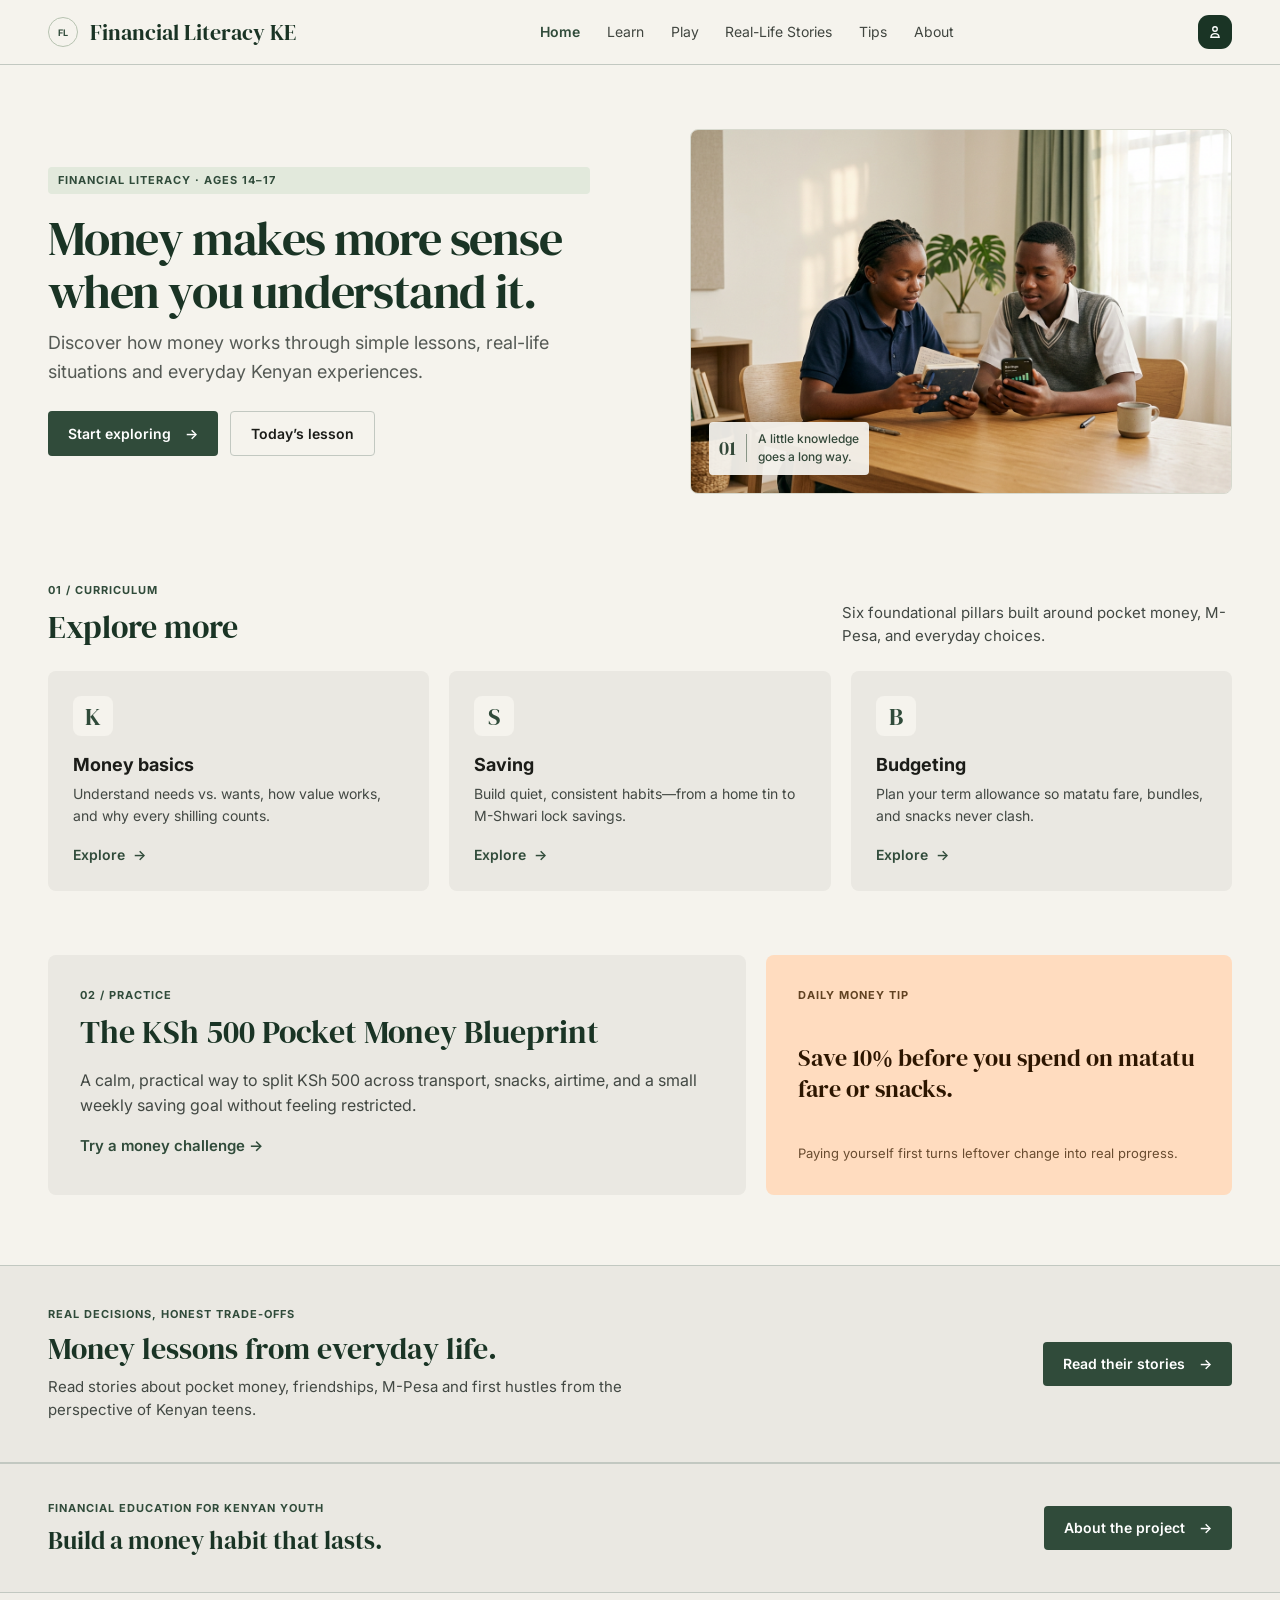
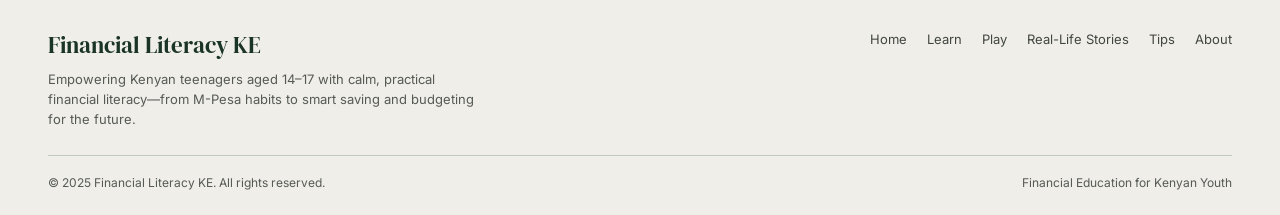
<file: index.html>
<!doctype html>
<html lang="en">
  <head>
    <meta charset="utf-8" />
    <meta name="viewport" content="width=device-width, initial-scale=1" />
    <meta name="theme-color" content="#f5f3ed" />
    <meta
      name="description"
      content="Practical, jargon-free financial lessons for Kenyan teenagers. Learn about saving, budgeting, M-Pesa, and more."
    />
    <title>Financial Literacy KE — Home</title>
    <link rel="preconnect" href="https://fonts.googleapis.com" />
    <link rel="preconnect" href="https://fonts.gstatic.com" crossorigin />
    <link
      href="https://fonts.googleapis.com/css2?family=DM+Serif+Display&family=Inter:wght@400;500;600;700&display=swap"
      rel="stylesheet"
    />
    <link rel="stylesheet" href="./style.css" />
    <script src="./script.js" defer></script>
  </head>
  <body>
    <header class="site-header">
      <div class="header-inner">
        <a
          class="brand"
          href="index.html"
          aria-label="Financial Literacy KE home"
          ><span class="brand-mark" aria-hidden="true">FL</span
          ><span>Financial Literacy KE</span></a
        >
        <button
          class="menu-toggle"
          type="button"
          aria-expanded="false"
          aria-controls="primary-nav"
          aria-label="Open navigation"
        >
          <span></span><span></span><span></span>
        </button>
        <nav class="primary-nav" id="primary-nav" aria-label="Main navigation">
          <a href="index.html" data-page="home" aria-current="page">Home</a
          ><a href="learn.html" data-page="learn">Learn</a
          ><a href="play.html" data-page="play">Play</a
          ><a href="stories.html" data-page="stories">Real-Life Stories</a
          ><a href="tips.html" data-page="tips">Tips</a
          ><a href="about.html" data-page="about">About</a>
        </nav>
        <a
          class="profile-button"
          href="about.html"
          aria-label="About Financial Literacy KE"
          ><svg viewBox="0 0 24 24" aria-hidden="true">
            <circle cx="12" cy="8" r="3" />
            <path d="M6.5 19c.4-3.1 2.3-4.8 5.5-4.8s5.1 1.7 5.5 4.8z" /></svg
        ></a>
      </div>
    </header>
    <main>
      <section class="home-section" aria-labelledby="home-title">
        <div class="hero layout-width">
          <div class="hero-copy">
            <span class="eyebrow pill">Financial literacy · Ages 14–17</span>
            <h1 id="home-title">
              Money makes more sense when you understand it.
            </h1>
            <p class="lead">
              Discover how money works through simple lessons, real-life
              situations and everyday Kenyan experiences.
            </p>
            <div class="hero-actions">
              <a class="button button-primary" href="learn.html"
                >Start exploring <span aria-hidden="true">→</span></a
              ><a class="button button-secondary" href="play.html"
                >Today’s lesson</a
              >
            </div>
          </div>
          <div class="hero-art">
            <img
              src="./assets/home-learning.png"
              alt="Two Kenyan teenagers reviewing a notebook and savings plan together in a sunlit study space"
            />
            <div class="art-caption">
              <span class="caption-mark">01</span
              ><span>A little knowledge<br />goes a long way.</span>
            </div>
          </div>
        </div>
        <div class="home-highlights layout-width">
          <div class="section-heading">
            <div>
              <span class="eyebrow">01 / Curriculum</span>
              <h2>Explore more</h2>
            </div>
            <p>
              Six foundational pillars built around pocket money, M-Pesa, and
              everyday choices.
            </p>
          </div>
          <div class="highlight-grid">
            <a class="highlight-card" href="learn.html"
              ><span class="card-icon" aria-hidden="true">K</span>
              <h3>Money basics</h3>
              <p>
                Understand needs vs. wants, how value works, and why every
                shilling counts.
              </p>
              <span class="card-link"
                >Explore <span aria-hidden="true">→</span></span
              ></a
            >
            <a class="highlight-card" href="learn.html"
              ><span class="card-icon" aria-hidden="true">S</span>
              <h3>Saving</h3>
              <p>
                Build quiet, consistent habits—from a home tin to M-Shwari lock
                savings.
              </p>
              <span class="card-link"
                >Explore <span aria-hidden="true">→</span></span
              ></a
            >
            <a class="highlight-card" href="learn.html"
              ><span class="card-icon" aria-hidden="true">B</span>
              <h3>Budgeting</h3>
              <p>
                Plan your term allowance so matatu fare, bundles, and snacks
                never clash.
              </p>
              <span class="card-link"
                >Explore <span aria-hidden="true">→</span></span
              ></a
            >
          </div>
        </div>
        <div class="home-feature layout-width">
          <div class="feature-copy">
            <span class="eyebrow">02 / Practice</span>
            <h2>The KSh 500 Pocket Money Blueprint</h2>
            <p>
              A calm, practical way to split KSh 500 across transport, snacks,
              airtime, and a small weekly saving goal without feeling
              restricted.
            </p>
            <a class="text-link" href="play.html"
              >Try a money challenge <span aria-hidden="true">→</span></a
            >
          </div>
          <aside class="daily-tip">
            <span class="eyebrow">Daily money tip</span>
            <p>Save 10% before you spend on matatu fare or snacks.</p>
            <span class="tip-foot"
              >Paying yourself first turns leftover change into real
              progress.</span
            >
          </aside>
        </div>
      </section>
      <section class="home-story-promo">
        <div class="layout-width promo-inner">
          <div>
            <span class="eyebrow">Real decisions, honest trade-offs</span>
            <h2>Money lessons from everyday life.</h2>
            <p>
              Read stories about pocket money, friendships, M-Pesa and first
              hustles from the perspective of Kenyan teens.
            </p>
          </div>
          <a class="button button-primary" href="stories.html"
            >Read their stories <span aria-hidden="true">→</span></a
          >
        </div>
      </section>
      <section class="about-strip">
        <div class="layout-width about-inner">
          <div>
            <span class="eyebrow">Financial education for Kenyan youth</span>
            <h2>Build a money habit that lasts.</h2>
          </div>
          <a class="button button-primary" href="about.html"
            >About the project <span aria-hidden="true">→</span></a
          >
        </div>
      </section>
    </main>
    <footer class="site-footer">
      <div class="layout-width">
        <div class="footer-top">
          <div class="footer-about">
            <a class="footer-brand" href="index.html">Financial Literacy KE</a>
            <p>
              Empowering Kenyan teenagers aged 14–17 with calm, practical
              financial literacy—from M-Pesa habits to smart saving and
              budgeting for the future.
            </p>
          </div>
          <nav aria-label="Footer navigation">
            <a href="index.html">Home</a><a href="learn.html">Learn</a
            ><a href="play.html">Play</a
            ><a href="stories.html">Real-Life Stories</a
            ><a href="tips.html">Tips</a><a href="about.html">About</a>
          </nav>
        </div>
        <div class="footer-bottom">
          <span>© 2025 Financial Literacy KE. All rights reserved.</span
          ><span>Financial Education for Kenyan Youth</span>
        </div>
      </div>
    </footer>
  </body>
</html>
</file>
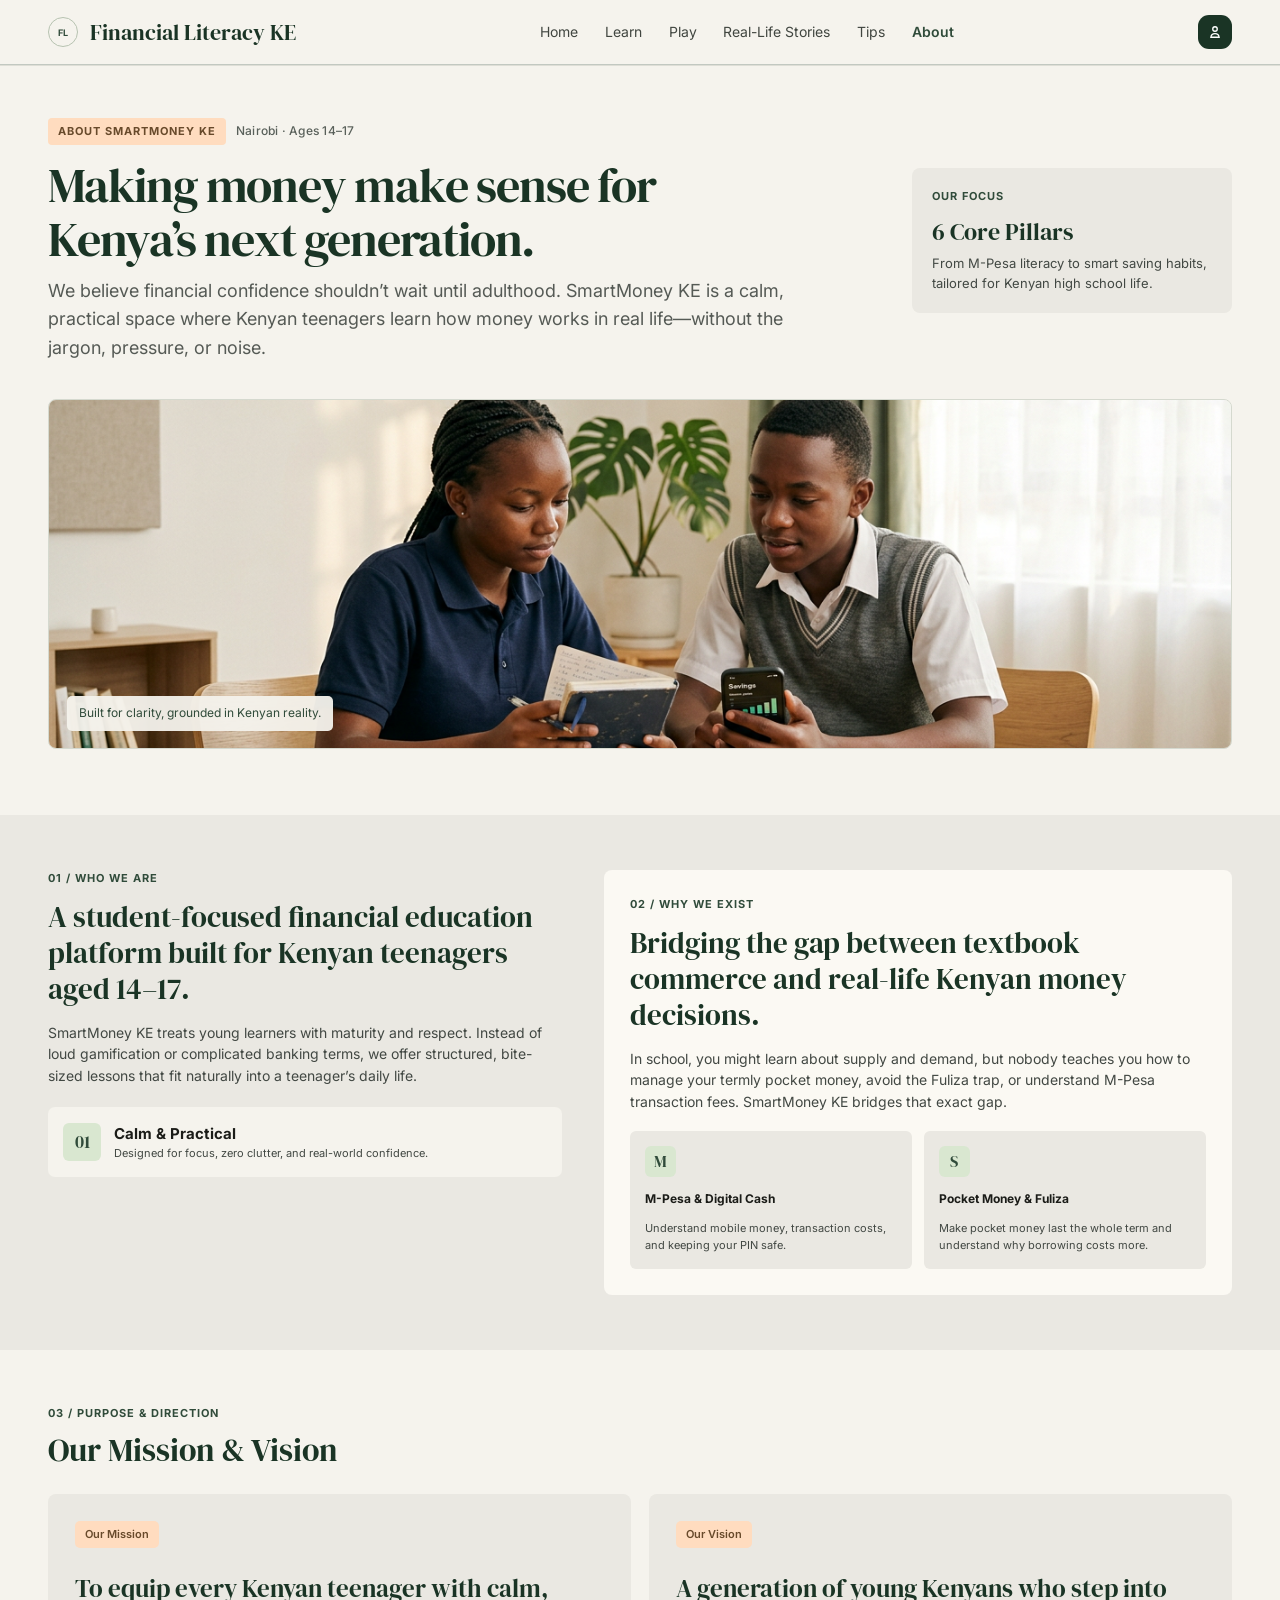
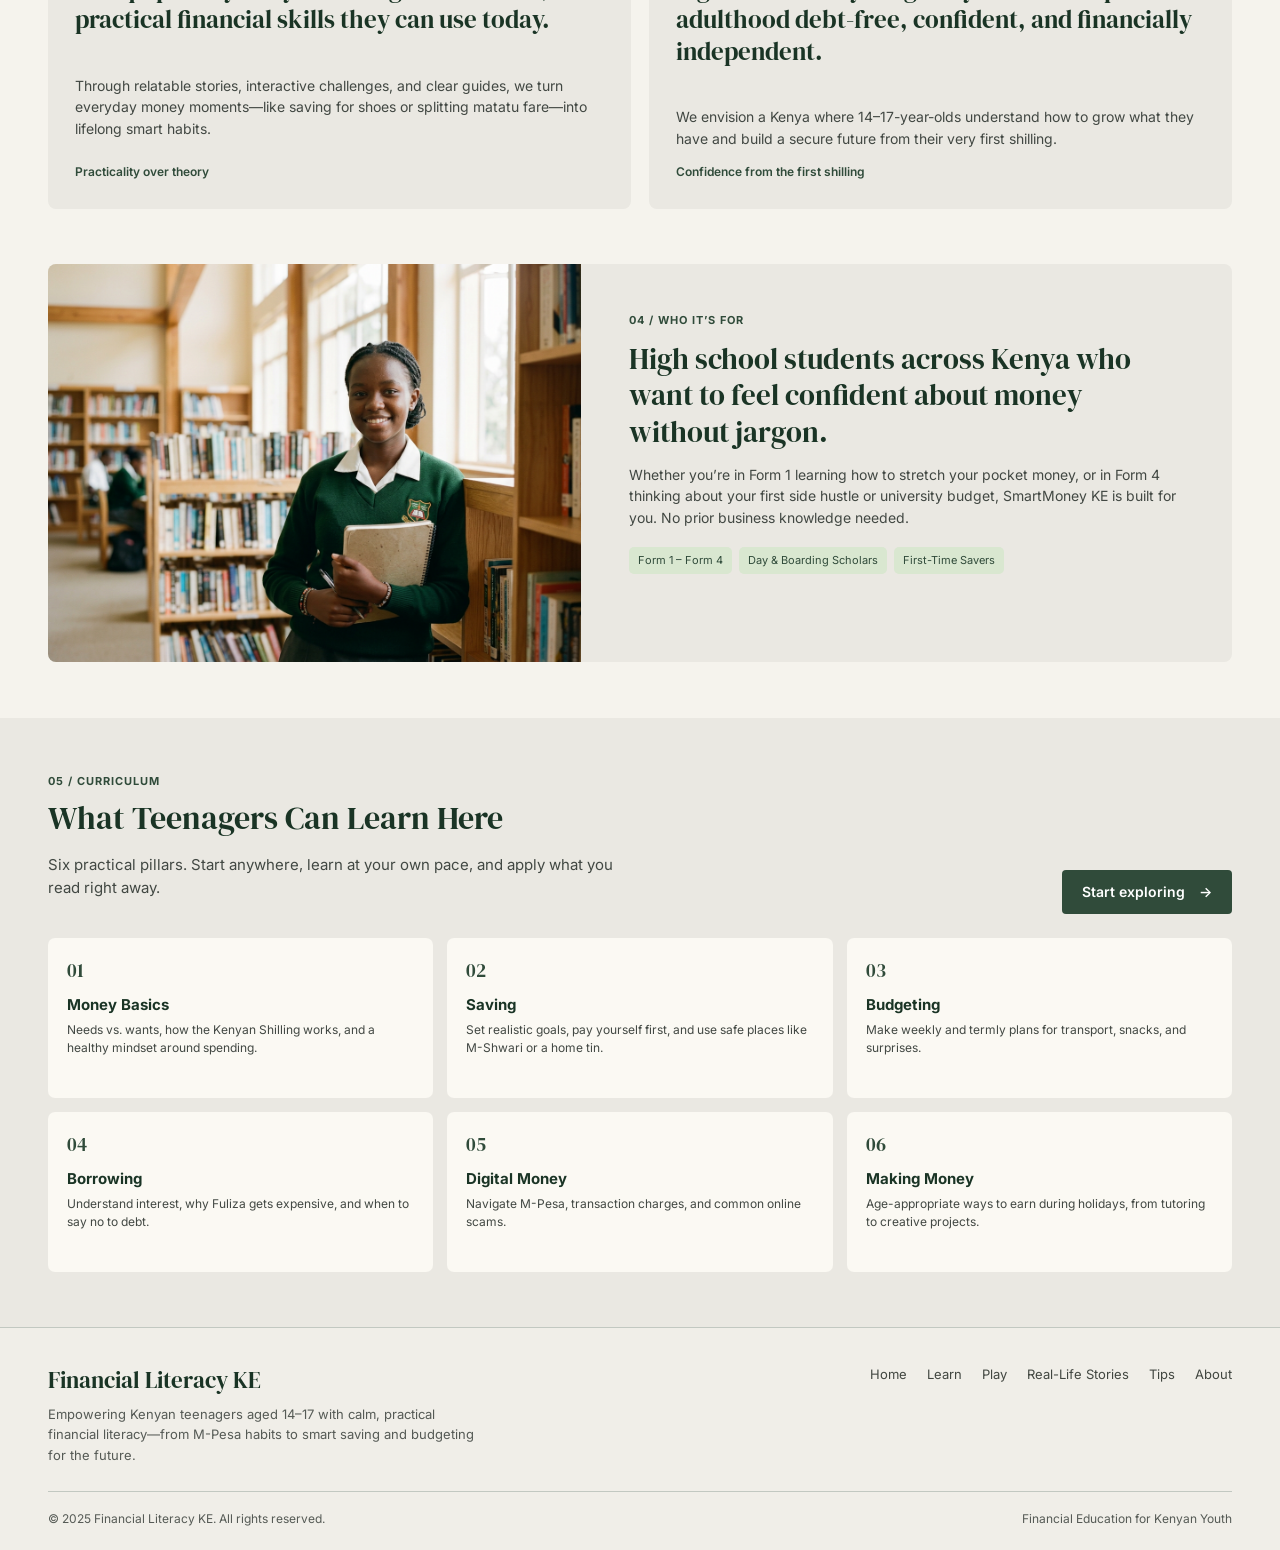
<file: about.html>
<!doctype html>
<html lang="en">
  <head>
    <meta charset="utf-8" />
    <meta name="viewport" content="width=device-width, initial-scale=1" />
    <meta name="theme-color" content="#f5f3ed" />
    <meta
      name="description"
      content="Learn about SmartMoney KE, a calm and practical financial education space for Kenyan teenagers."
    />
    <title>About — Financial Literacy KE</title>
    <link rel="preconnect" href="https://fonts.googleapis.com" />
    <link rel="preconnect" href="https://fonts.gstatic.com" crossorigin />
    <link
      href="https://fonts.googleapis.com/css2?family=DM+Serif+Display&family=Inter:wght@400;500;600;700&display=swap"
      rel="stylesheet"
    />
    <link rel="stylesheet" href="./style.css" />
    <script src="./script.js" defer></script>
  </head>
  <body>
    <header class="site-header">
      <div class="header-inner">
        <a
          class="brand"
          href="index.html"
          aria-label="Financial Literacy KE home"
          ><span class="brand-mark" aria-hidden="true">FL</span
          ><span>Financial Literacy KE</span></a
        ><button
          class="menu-toggle"
          type="button"
          aria-expanded="false"
          aria-controls="primary-nav"
          aria-label="Open navigation"
        >
          <span></span><span></span><span></span>
        </button>
        <nav class="primary-nav" id="primary-nav" aria-label="Main navigation">
          <a href="index.html" data-page="home">Home</a
          ><a href="learn.html" data-page="learn">Learn</a
          ><a href="play.html" data-page="play">Play</a
          ><a href="stories.html" data-page="stories">Real-Life Stories</a
          ><a href="tips.html" data-page="tips">Tips</a
          ><a href="about.html" data-page="about" aria-current="page">About</a>
        </nav>
        <a
          class="profile-button"
          href="about.html"
          aria-label="About Financial Literacy KE"
          ><svg viewBox="0 0 24 24" aria-hidden="true">
            <circle cx="12" cy="8" r="3" />
            <path d="M6.5 19c.4-3.1 2.3-4.8 5.5-4.8s5.1 1.7 5.5 4.8z" /></svg
        ></a>
      </div>
    </header>
    <main>
      <section class="page-section about-page" aria-labelledby="about-title">
        <div class="layout-width">
          <div class="about-hero">
            <div class="about-copy">
              <div class="eyebrow-row">
                <span class="eyebrow pill warm-pill">About SmartMoney KE</span
                ><span class="small-label">Nairobi · Ages 14–17</span>
              </div>
              <h1 id="about-title">
                Making money make sense for Kenya’s next generation.
              </h1>
              <p class="lead">
                We believe financial confidence shouldn’t wait until adulthood.
                SmartMoney KE is a calm, practical space where Kenyan teenagers
                learn how money works in real life—without the jargon, pressure,
                or noise.
              </p>
            </div>
            <aside class="focus-card">
              <span class="eyebrow">Our Focus</span>
              <h2>6 Core Pillars</h2>
              <p>
                From M-Pesa literacy to smart saving habits, tailored for Kenyan
                high school life.
              </p>
            </aside>
          </div>
          <div class="about-art">
            <img
              src="./assets/home-learning.png"
              alt="Two Kenyan students planning savings together in a calm, sunlit study space"
            />
            <div class="about-art-caption">
              Built for clarity, grounded in Kenyan reality.
            </div>
          </div>
        </div>
      </section>
      <section class="about-story-band">
        <div class="layout-width about-columns">
          <article>
            <span class="eyebrow">01 / Who We Are</span>
            <h2>
              A student-focused financial education platform built for Kenyan
              teenagers aged 14–17.
            </h2>
            <p>
              SmartMoney KE treats young learners with maturity and respect.
              Instead of loud gamification or complicated banking terms, we
              offer structured, bite-sized lessons that fit naturally into a
              teenager’s daily life.
            </p>
            <div class="value-card">
              <span class="value-mark">01</span
              ><span
                ><strong>Calm &amp; Practical</strong
                ><small
                  >Designed for focus, zero clutter, and real-world
                  confidence.</small
                ></span
              >
            </div>
          </article>
          <article class="why-card">
            <span class="eyebrow">02 / Why We Exist</span>
            <h2>
              Bridging the gap between textbook commerce and real-life Kenyan
              money decisions.
            </h2>
            <p>
              In school, you might learn about supply and demand, but nobody
              teaches you how to manage your termly pocket money, avoid the
              Fuliza trap, or understand M-Pesa transaction fees. SmartMoney KE
              bridges that exact gap.
            </p>
            <div class="focus-grid">
              <div>
                <span class="focus-mark">M</span
                ><strong>M-Pesa &amp; Digital Cash</strong>
                <p>
                  Understand mobile money, transaction costs, and keeping your
                  PIN safe.
                </p>
              </div>
              <div>
                <span class="focus-mark">S</span
                ><strong>Pocket Money &amp; Fuliza</strong>
                <p>
                  Make pocket money last the whole term and understand why
                  borrowing costs more.
                </p>
              </div>
            </div>
          </article>
        </div>
      </section>
      <section class="layout-width purpose-section">
        <div class="section-heading">
          <div>
            <span class="eyebrow">03 / Purpose &amp; Direction</span>
            <h2>Our Mission &amp; Vision</h2>
          </div>
        </div>
        <div class="purpose-grid">
          <article class="purpose-card">
            <span class="purpose-label">Our Mission</span>
            <h3>
              To equip every Kenyan teenager with calm, practical financial
              skills they can use today.
            </h3>
            <p>
              Through relatable stories, interactive challenges, and clear
              guides, we turn everyday money moments—like saving for shoes or
              splitting matatu fare—into lifelong smart habits.
            </p>
            <span class="purpose-foot">Practicality over theory</span>
          </article>
          <article class="purpose-card">
            <span class="purpose-label">Our Vision</span>
            <h3>
              A generation of young Kenyans who step into adulthood debt-free,
              confident, and financially independent.
            </h3>
            <p>
              We envision a Kenya where 14–17-year-olds understand how to grow
              what they have and build a secure future from their very first
              shilling.
            </p>
            <span class="purpose-foot">Confidence from the first shilling</span>
          </article>
        </div>
      </section>
      <section class="layout-width audience-section">
        <div class="audience-card">
          <div class="audience-art">
            <img
              src="./assets/student-portrait.png"
              alt="A Kenyan high school student holding a notebook in a school library"
            />
          </div>
          <div class="audience-copy">
            <span class="eyebrow">04 / Who It’s For</span>
            <h2>
              High school students across Kenya who want to feel confident about
              money without jargon.
            </h2>
            <p>
              Whether you’re in Form 1 learning how to stretch your pocket
              money, or in Form 4 thinking about your first side hustle or
              university budget, SmartMoney KE is built for you. No prior
              business knowledge needed.
            </p>
            <div class="audience-tags">
              <span>Form 1 – Form 4</span
              ><span>Day &amp; Boarding Scholars</span
              ><span>First-Time Savers</span>
            </div>
          </div>
        </div>
      </section>
      <section class="pillars-band">
        <div class="layout-width">
          <div class="section-heading">
            <div>
              <span class="eyebrow">05 / Curriculum</span>
              <h2>What Teenagers Can Learn Here</h2>
              <p>
                Six practical pillars. Start anywhere, learn at your own pace,
                and apply what you read right away.
              </p>
            </div>
            <a class="button button-primary" href="learn.html"
              >Start exploring <span aria-hidden="true">→</span></a
            >
          </div>
          <div class="about-pillars">
            <article>
              <span>01</span>
              <h3>Money Basics</h3>
              <p>
                Needs vs. wants, how the Kenyan Shilling works, and a healthy
                mindset around spending.
              </p>
            </article>
            <article>
              <span>02</span>
              <h3>Saving</h3>
              <p>
                Set realistic goals, pay yourself first, and use safe places
                like M-Shwari or a home tin.
              </p>
            </article>
            <article>
              <span>03</span>
              <h3>Budgeting</h3>
              <p>
                Make weekly and termly plans for transport, snacks, and
                surprises.
              </p>
            </article>
            <article>
              <span>04</span>
              <h3>Borrowing</h3>
              <p>
                Understand interest, why Fuliza gets expensive, and when to say
                no to debt.
              </p>
            </article>
            <article>
              <span>05</span>
              <h3>Digital Money</h3>
              <p>
                Navigate M-Pesa, transaction charges, and common online scams.
              </p>
            </article>
            <article>
              <span>06</span>
              <h3>Making Money</h3>
              <p>
                Age-appropriate ways to earn during holidays, from tutoring to
                creative projects.
              </p>
            </article>
          </div>
        </div>
      </section>
    </main>
    <footer class="site-footer">
      <div class="layout-width">
        <div class="footer-top">
          <div class="footer-about">
            <a class="footer-brand" href="index.html">Financial Literacy KE</a>
            <p>
              Empowering Kenyan teenagers aged 14–17 with calm, practical
              financial literacy—from M-Pesa habits to smart saving and
              budgeting for the future.
            </p>
          </div>
          <nav aria-label="Footer navigation">
            <a href="index.html">Home</a><a href="learn.html">Learn</a
            ><a href="play.html">Play</a
            ><a href="stories.html">Real-Life Stories</a
            ><a href="tips.html">Tips</a><a href="about.html">About</a>
          </nav>
        </div>
        <div class="footer-bottom">
          <span>© 2025 Financial Literacy KE. All rights reserved.</span
          ><span>Financial Education for Kenyan Youth</span>
        </div>
      </div>
    </footer>
  </body>
</html>
</file>
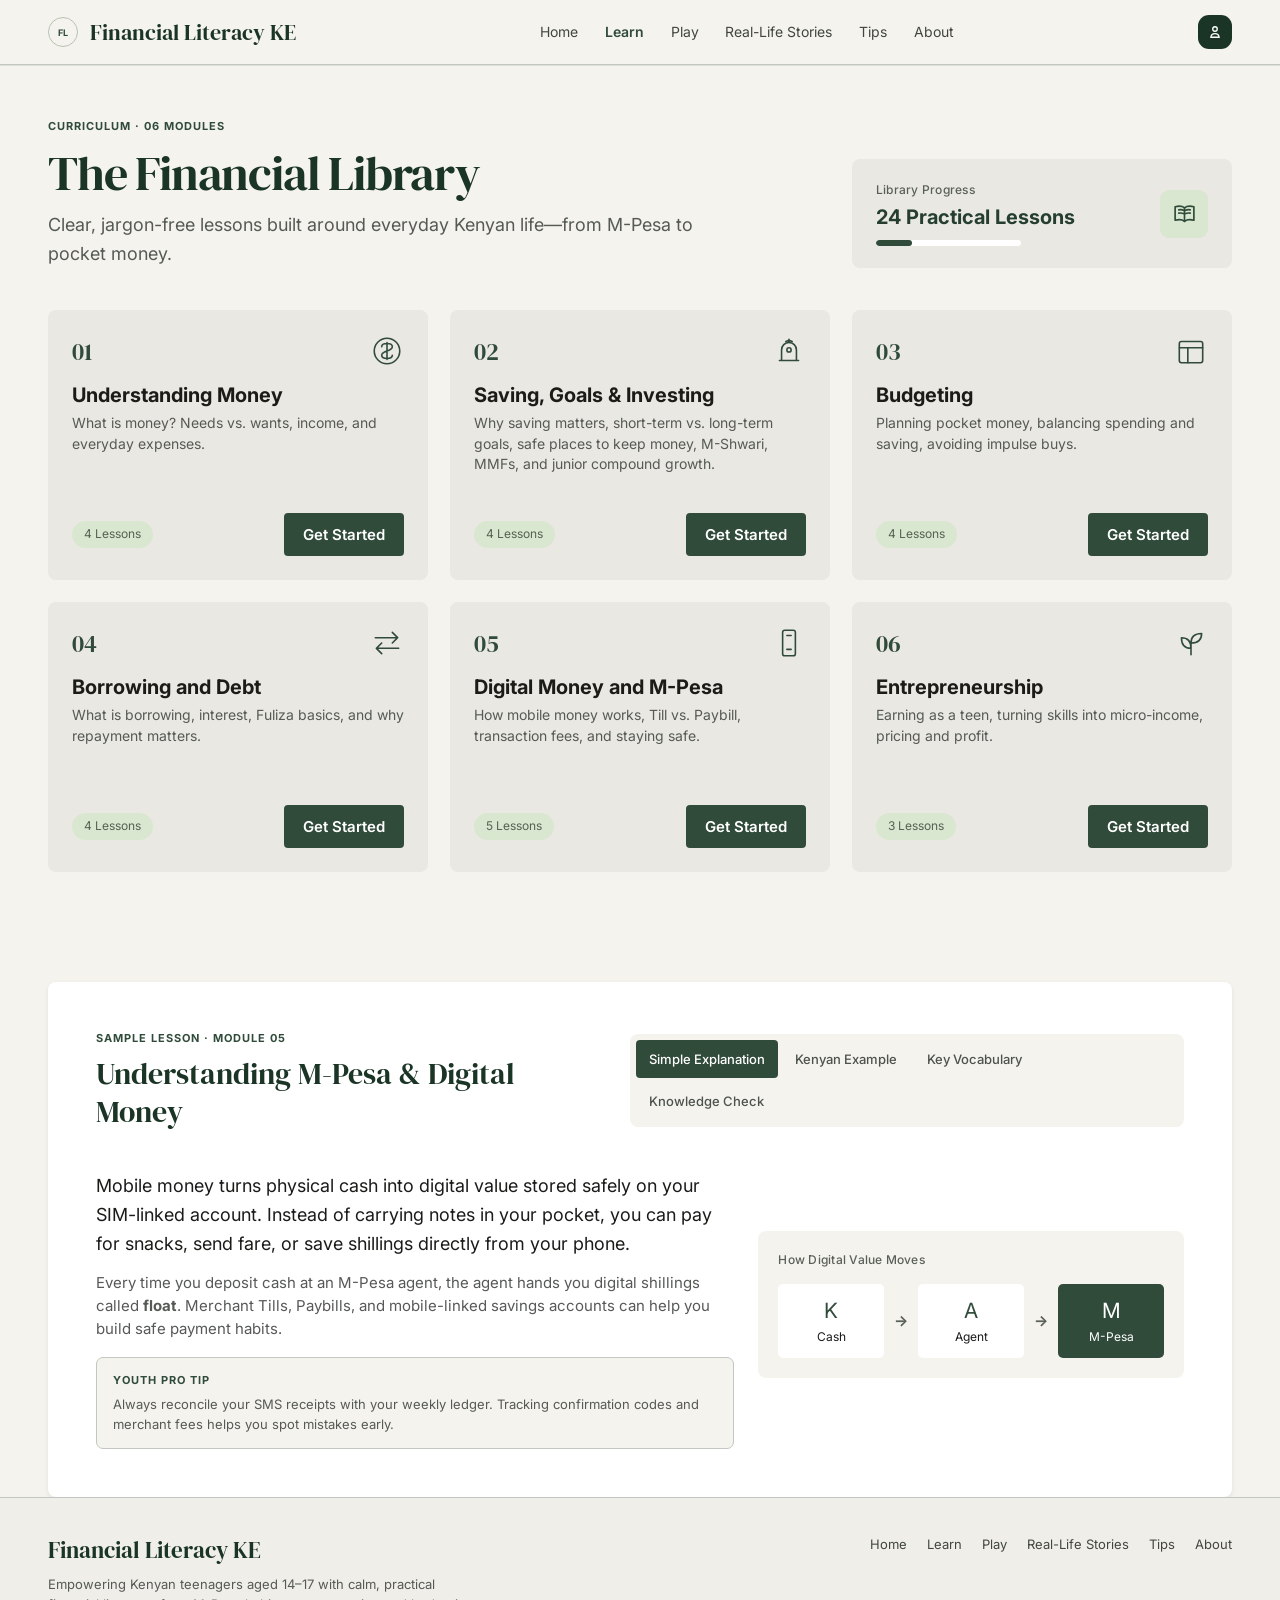
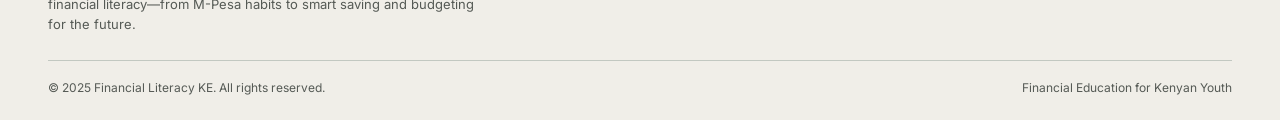
<file: learn.html>
<!doctype html>
<html lang="en">
  <head>
    <meta charset="utf-8" />
    <meta name="viewport" content="width=device-width, initial-scale=1" />
    <meta name="theme-color" content="#f5f3ed" />
    <meta
      name="description"
      content="Explore six practical money learning modules for Kenyan teenagers."
    />
    <title>Learn — Financial Literacy KE</title>
    <link rel="preconnect" href="https://fonts.googleapis.com" />
    <link rel="preconnect" href="https://fonts.gstatic.com" crossorigin />
    <link
      href="https://fonts.googleapis.com/css2?family=DM+Serif+Display&family=Inter:wght@400;500;600;700&display=swap"
      rel="stylesheet"
    />
    <link rel="stylesheet" href="./style.css" />
    <script src="./script.js" defer></script>
  </head>
  <body>
    <header class="site-header">
      <div class="header-inner">
        <a
          class="brand"
          href="index.html"
          aria-label="Financial Literacy KE home"
          ><span class="brand-mark" aria-hidden="true">FL</span
          ><span>Financial Literacy KE</span></a
        ><button
          class="menu-toggle"
          type="button"
          aria-expanded="false"
          aria-controls="primary-nav"
          aria-label="Open navigation"
        >
          <span></span><span></span><span></span>
        </button>
        <nav class="primary-nav" id="primary-nav" aria-label="Main navigation">
          <a href="index.html" data-page="home">Home</a
          ><a href="learn.html" data-page="learn" aria-current="page">Learn</a
          ><a href="play.html" data-page="play">Play</a
          ><a href="stories.html" data-page="stories">Real-Life Stories</a
          ><a href="tips.html" data-page="tips">Tips</a
          ><a href="about.html" data-page="about">About</a>
        </nav>
        <a
          class="profile-button"
          href="about.html"
          aria-label="About Financial Literacy KE"
          ><svg viewBox="0 0 24 24" aria-hidden="true">
            <circle cx="12" cy="8" r="3" />
            <path d="M6.5 19c.4-3.1 2.3-4.8 5.5-4.8s5.1 1.7 5.5 4.8z" /></svg
        ></a>
      </div>
    </header>
    <main>
      <section class="page-section" aria-labelledby="library-title">
        <div class="library-intro layout-width">
          <div>
            <span class="eyebrow">Curriculum · 06 Modules</span>
            <h1 id="library-title">The Financial Library</h1>
            <p class="lead">
              Clear, jargon-free lessons built around everyday Kenyan life—from
              M-Pesa to pocket money.
            </p>
          </div>
          <div class="progress-summary">
            <div>
              <span class="small-label">Library Progress</span
              ><strong>24 Practical Lessons</strong>
              <div class="progress-track"><span></span></div>
            </div>
            <span class="summary-icon" aria-hidden="true"
              ><svg
                viewBox="0 0 24 24"
                fill="none"
                stroke="currentColor"
                stroke-width="1.6"
                stroke-linecap="round"
                stroke-linejoin="round"
              >
                <path
                  d="M12 6.5C9.8 4.7 6.8 4.5 3 5.5v13c3.8-1 6.8-.8 9 1 2.2-1.8 5.2-2 9-1v-13c-3.8-1-6.8-.8-9 1Z"
                />
                <path
                  d="M12 6.5v13M6.5 8.5c1.7-.3 3.2-.2 4.5.4m-4.5 2.8c1.7-.3 3.2-.2 4.5.4m2-3.2c1.3-.6 2.8-.7 4.5-.4m-4.5 3.6c1.3-.6 2.8-.7 4.5-.4"
                /></svg
            ></span>
          </div>
        </div>
        <div class="module-grid layout-width" id="module-grid"></div>
      </section>
      <section
        class="sample-lesson layout-width"
        id="sample-lesson"
        aria-labelledby="sample-title"
      >
        <div class="sample-intro">
          <div>
            <span class="eyebrow" id="sample-label"
              >Sample Lesson · Module 05</span
            >
            <h2 id="sample-title">Understanding M-Pesa &amp; Digital Money</h2>
          </div>
          <nav class="lesson-tabs" aria-label="Lesson pages">
            <a class="lesson-tab is-active" href="lesson-explanation.html">Simple Explanation</a>
            <a class="lesson-tab" href="lesson-example.html">Kenyan Example</a>
            <a class="lesson-tab" href="lesson-vocabulary.html">Key Vocabulary</a>
            <a class="lesson-tab" href="lesson-quiz.html">Knowledge Check</a>
          </nav>
        </div>
        <div class="lesson-panels">
          <div
            class="lesson-panel"
            id="panel-explanation"
            role="tabpanel"
            aria-labelledby="tab-explanation"
          >
            <div class="lesson-copy">
              <p class="lesson-lead">
                Mobile money turns physical cash into digital value stored
                safely on your SIM-linked account. Instead of carrying notes in
                your pocket, you can pay for snacks, send fare, or save
                shillings directly from your phone.
              </p>
              <p>
                Every time you deposit cash at an M-Pesa agent, the agent hands
                you digital shillings called <strong>float</strong>. Merchant
                Tills, Paybills, and mobile-linked savings accounts can help you
                build safe payment habits.
              </p>
              <aside class="pro-tip">
                <span class="eyebrow">Youth Pro Tip</span>
                <p>
                  Always reconcile your SMS receipts with your weekly ledger.
                  Tracking confirmation codes and merchant fees helps you spot
                  mistakes early.
                </p>
              </aside>
            </div>
            <div class="money-flow">
              <span class="small-label">How Digital Value Moves</span>
              <div class="flow-items">
                <div><span aria-hidden="true">K</span>Cash</div>
                <b aria-hidden="true">→</b>
                <div><span aria-hidden="true">A</span>Agent</div>
                <b aria-hidden="true">→</b>
                <div class="flow-active">
                  <span aria-hidden="true">M</span>M-Pesa
                </div>
              </div>
            </div>
          </div>
          <div
            class="lesson-panel"
            id="panel-example"
            role="tabpanel"
            aria-labelledby="tab-example"
            hidden
          >
            <div class="example-grid">
              <article class="example-card">
                <span class="tag">Buy Goods · Till</span>
                <h3>Buying Snacks at the Local Duka</h3>
                <p>
                  You buy a samosa and juice for KSh 80 using the shopkeeper’s
                  Till Number. Check the merchant name and total before
                  confirming.
                </p>
              </article>
              <article class="example-card">
                <span class="tag tag-warm">Send Money · P2P</span>
                <h3>Sending KSh 150 to a Friend</h3>
                <p>
                  Sending money to a personal number may include a transaction
                  fee. Review the confirmation screen before you approve.
                </p>
              </article>
            </div>
          </div>
          <div
            class="lesson-panel"
            id="panel-vocabulary"
            role="tabpanel"
            aria-labelledby="tab-vocabulary"
            hidden
          >
            <div class="vocabulary-grid">
              <article>
                <span class="eyebrow">Term 01</span>
                <h3>Float</h3>
                <p>
                  Digital money held by an M-Pesa agent or in your mobile
                  wallet, ready to be converted into cash or sent.
                </p>
              </article>
              <article>
                <span class="eyebrow">Term 02</span>
                <h3>Transaction Fee</h3>
                <p>
                  A service charge shown before you confirm certain transfers or
                  withdrawals.
                </p>
              </article>
              <article>
                <span class="eyebrow">Term 03</span>
                <h3>Fuliza</h3>
                <p>
                  An overdraft service that completes a payment when your
                  balance is short and has fees to understand.
                </p>
              </article>
            </div>
          </div>
          <div
            class="lesson-panel"
            id="panel-quiz"
            role="tabpanel"
            aria-labelledby="tab-quiz"
            hidden
          >
            <div class="question-card">
              <span class="eyebrow">Quick Check</span>
              <h3>
                You are paying KSh 80 for snacks using a shop’s Buy Goods Till.
                What should you check before confirming?
              </h3>
              <div class="answer-list" data-quiz>
                <button class="answer-option" type="button" data-correct="true">
                  The merchant name and total shown on screen</button
                ><button
                  class="answer-option"
                  type="button"
                  data-correct="false"
                >
                  Whether you can share your PIN with the cashier</button
                ><button
                  class="answer-option"
                  type="button"
                  data-correct="false"
                >
                  Nothing—confirm every request immediately
                </button>
              </div>
              <p class="quiz-feedback" aria-live="polite"></p>
            </div>
          </div>
        </div>
      </section>
    </main>
    <footer class="site-footer">
      <div class="layout-width">
        <div class="footer-top">
          <div class="footer-about">
            <a class="footer-brand" href="index.html">Financial Literacy KE</a>
            <p>
              Empowering Kenyan teenagers aged 14–17 with calm, practical
              financial literacy—from M-Pesa habits to smart saving and
              budgeting for the future.
            </p>
          </div>
          <nav aria-label="Footer navigation">
            <a href="index.html">Home</a><a href="learn.html">Learn</a
            ><a href="play.html">Play</a
            ><a href="stories.html">Real-Life Stories</a
            ><a href="tips.html">Tips</a><a href="about.html">About</a>
          </nav>
        </div>
        <div class="footer-bottom">
          <span>© 2025 Financial Literacy KE. All rights reserved.</span
          ><span>Financial Education for Kenyan Youth</span>
        </div>
      </div>
    </footer>
  </body>
</html>
</file>
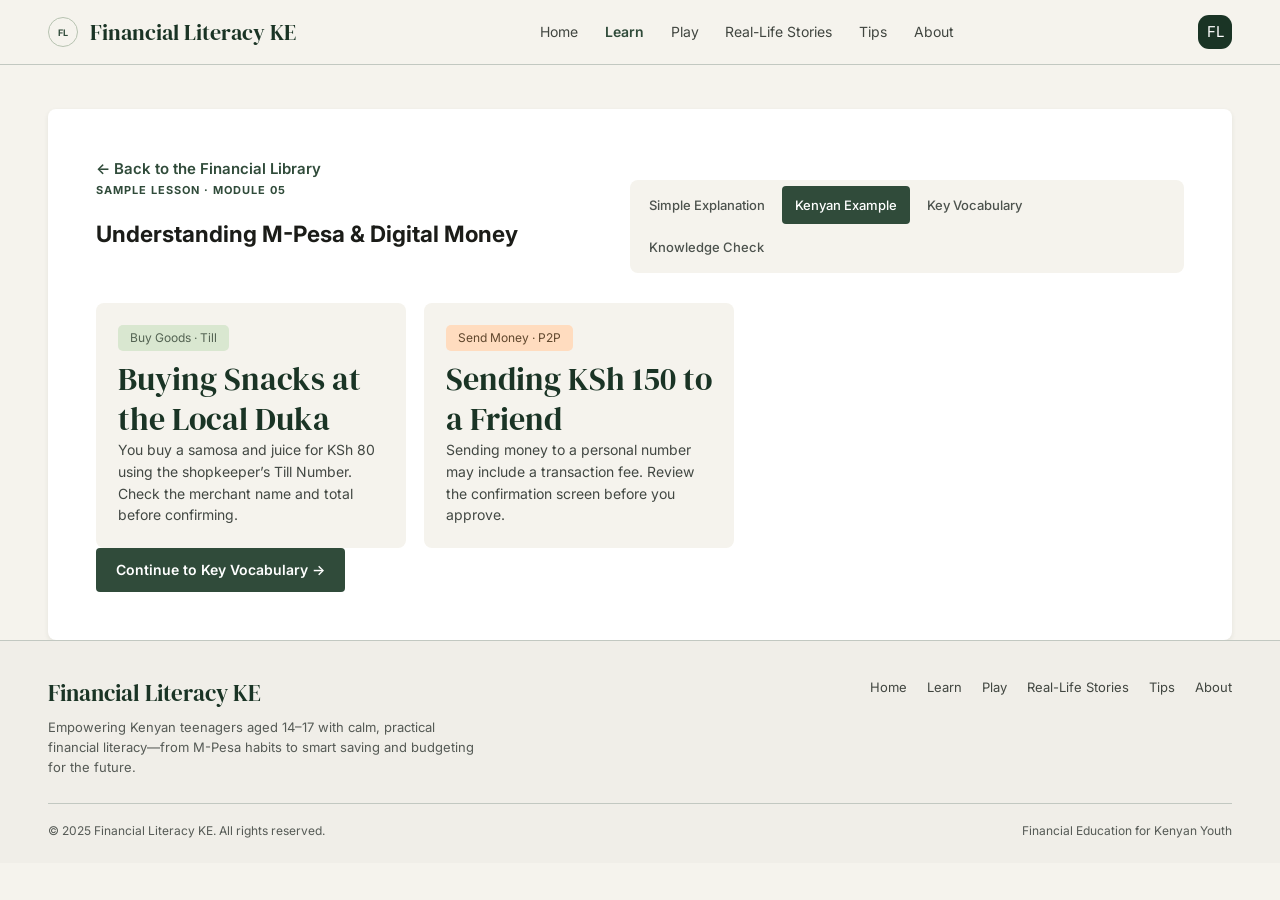
<file: lesson-example.html>
<!doctype html>
<html lang="en"><head><meta charset="utf-8"><meta name="viewport" content="width=device-width, initial-scale=1"><meta name="theme-color" content="#f5f3ed"><meta name="description" content="Everyday Kenyan examples of paying with M-Pesa."><title>Kenyan Example — Financial Literacy KE</title><link rel="preconnect" href="https://fonts.googleapis.com"><link rel="preconnect" href="https://fonts.gstatic.com" crossorigin><link href="https://fonts.googleapis.com/css2?family=DM+Serif+Display&family=Inter:wght@400;500;600;700&display=swap" rel="stylesheet"><link rel="stylesheet" href="./style.css"><script src="./script.js" defer></script></head><body>
<header class="site-header"><div class="header-inner"><a class="brand" href="index.html" aria-label="Financial Literacy KE home"><span class="brand-mark" aria-hidden="true">FL</span><span>Financial Literacy KE</span></a><button class="menu-toggle" type="button" aria-expanded="false" aria-controls="primary-nav" aria-label="Open navigation"><span></span><span></span><span></span></button><nav class="primary-nav" id="primary-nav" aria-label="Main navigation"><a href="index.html">Home</a><a href="learn.html" aria-current="page">Learn</a><a href="play.html">Play</a><a href="stories.html">Real-Life Stories</a><a href="tips.html">Tips</a><a href="about.html">About</a></nav><a class="profile-button" href="about.html" aria-label="About Financial Literacy KE">FL</a></div></header>
<main><section class="sample-lesson layout-width" aria-labelledby="lesson-title"><a class="text-link" href="learn.html">← Back to the Financial Library</a><div class="sample-intro"><div><span class="eyebrow">Sample Lesson · Module 05</span><h1 id="lesson-title">Understanding M-Pesa &amp; Digital Money</h1></div><nav class="lesson-tabs" aria-label="Lesson pages"><a class="lesson-tab" href="lesson-explanation.html">Simple Explanation</a><a class="lesson-tab is-active" aria-current="page" href="lesson-example.html">Kenyan Example</a><a class="lesson-tab" href="lesson-vocabulary.html">Key Vocabulary</a><a class="lesson-tab" href="lesson-quiz.html">Knowledge Check</a></nav></div><div class="lesson-panel"><div class="example-grid"><article class="example-card"><span class="tag">Buy Goods · Till</span><h2>Buying Snacks at the Local Duka</h2><p>You buy a samosa and juice for KSh 80 using the shopkeeper’s Till Number. Check the merchant name and total before confirming.</p></article><article class="example-card"><span class="tag tag-warm">Send Money · P2P</span><h2>Sending KSh 150 to a Friend</h2><p>Sending money to a personal number may include a transaction fee. Review the confirmation screen before you approve.</p></article></div></div><a class="button button-primary" href="lesson-vocabulary.html">Continue to Key Vocabulary →</a></section></main>
<footer class="site-footer"><div class="layout-width"><div class="footer-top"><div class="footer-about"><a class="footer-brand" href="index.html">Financial Literacy KE</a><p>Empowering Kenyan teenagers aged 14–17 with calm, practical financial literacy—from M-Pesa habits to smart saving and budgeting for the future.</p></div><nav aria-label="Footer navigation"><a href="index.html">Home</a><a href="learn.html">Learn</a><a href="play.html">Play</a><a href="stories.html">Real-Life Stories</a><a href="tips.html">Tips</a><a href="about.html">About</a></nav></div><div class="footer-bottom"><span>© 2025 Financial Literacy KE. All rights reserved.</span><span>Financial Education for Kenyan Youth</span></div></div></footer></body></html>
</file>
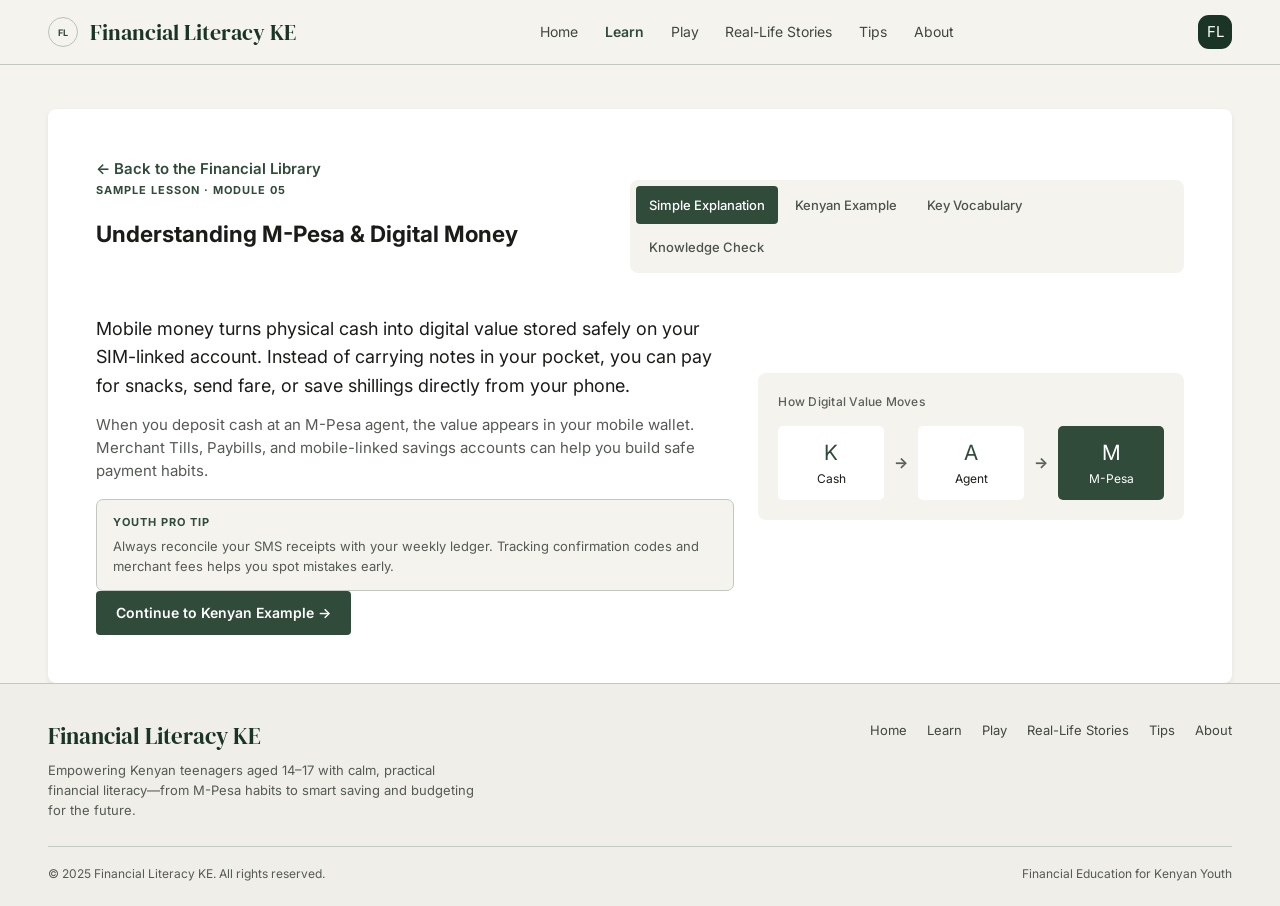
<file: lesson-explanation.html>
<!doctype html>
<html lang="en"><head><meta charset="utf-8"><meta name="viewport" content="width=device-width, initial-scale=1"><meta name="theme-color" content="#f5f3ed"><meta name="description" content="A clear introduction to M-Pesa and digital money."><title>Simple Explanation — Financial Literacy KE</title><link rel="preconnect" href="https://fonts.googleapis.com"><link rel="preconnect" href="https://fonts.gstatic.com" crossorigin><link href="https://fonts.googleapis.com/css2?family=DM+Serif+Display&family=Inter:wght@400;500;600;700&display=swap" rel="stylesheet"><link rel="stylesheet" href="./style.css"><script src="./script.js" defer></script></head><body>
<header class="site-header"><div class="header-inner"><a class="brand" href="index.html" aria-label="Financial Literacy KE home"><span class="brand-mark" aria-hidden="true">FL</span><span>Financial Literacy KE</span></a><button class="menu-toggle" type="button" aria-expanded="false" aria-controls="primary-nav" aria-label="Open navigation"><span></span><span></span><span></span></button><nav class="primary-nav" id="primary-nav" aria-label="Main navigation"><a href="index.html">Home</a><a href="learn.html" aria-current="page">Learn</a><a href="play.html">Play</a><a href="stories.html">Real-Life Stories</a><a href="tips.html">Tips</a><a href="about.html">About</a></nav><a class="profile-button" href="about.html" aria-label="About Financial Literacy KE">FL</a></div></header>
<main><section class="sample-lesson layout-width" aria-labelledby="lesson-title"><a class="text-link" href="learn.html">← Back to the Financial Library</a><div class="sample-intro"><div><span class="eyebrow">Sample Lesson · Module 05</span><h1 id="lesson-title">Understanding M-Pesa &amp; Digital Money</h1></div><nav class="lesson-tabs" aria-label="Lesson pages"><a class="lesson-tab is-active" aria-current="page" href="lesson-explanation.html">Simple Explanation</a><a class="lesson-tab" href="lesson-example.html">Kenyan Example</a><a class="lesson-tab" href="lesson-vocabulary.html">Key Vocabulary</a><a class="lesson-tab" href="lesson-quiz.html">Knowledge Check</a></nav></div><article class="lesson-panel"><div class="lesson-copy"><p class="lesson-lead">Mobile money turns physical cash into digital value stored safely on your SIM-linked account. Instead of carrying notes in your pocket, you can pay for snacks, send fare, or save shillings directly from your phone.</p><p>When you deposit cash at an M-Pesa agent, the value appears in your mobile wallet. Merchant Tills, Paybills, and mobile-linked savings accounts can help you build safe payment habits.</p><aside class="pro-tip"><span class="eyebrow">Youth Pro Tip</span><p>Always reconcile your SMS receipts with your weekly ledger. Tracking confirmation codes and merchant fees helps you spot mistakes early.</p></aside></div><div class="money-flow"><span class="small-label">How Digital Value Moves</span><div class="flow-items"><div><span aria-hidden="true">K</span>Cash</div><b aria-hidden="true">→</b><div><span aria-hidden="true">A</span>Agent</div><b aria-hidden="true">→</b><div class="flow-active"><span aria-hidden="true">M</span>M-Pesa</div></div></div></article><a class="button button-primary" href="lesson-example.html">Continue to Kenyan Example →</a></section></main>
<footer class="site-footer"><div class="layout-width"><div class="footer-top"><div class="footer-about"><a class="footer-brand" href="index.html">Financial Literacy KE</a><p>Empowering Kenyan teenagers aged 14–17 with calm, practical financial literacy—from M-Pesa habits to smart saving and budgeting for the future.</p></div><nav aria-label="Footer navigation"><a href="index.html">Home</a><a href="learn.html">Learn</a><a href="play.html">Play</a><a href="stories.html">Real-Life Stories</a><a href="tips.html">Tips</a><a href="about.html">About</a></nav></div><div class="footer-bottom"><span>© 2025 Financial Literacy KE. All rights reserved.</span><span>Financial Education for Kenyan Youth</span></div></div></footer></body></html>
</file>
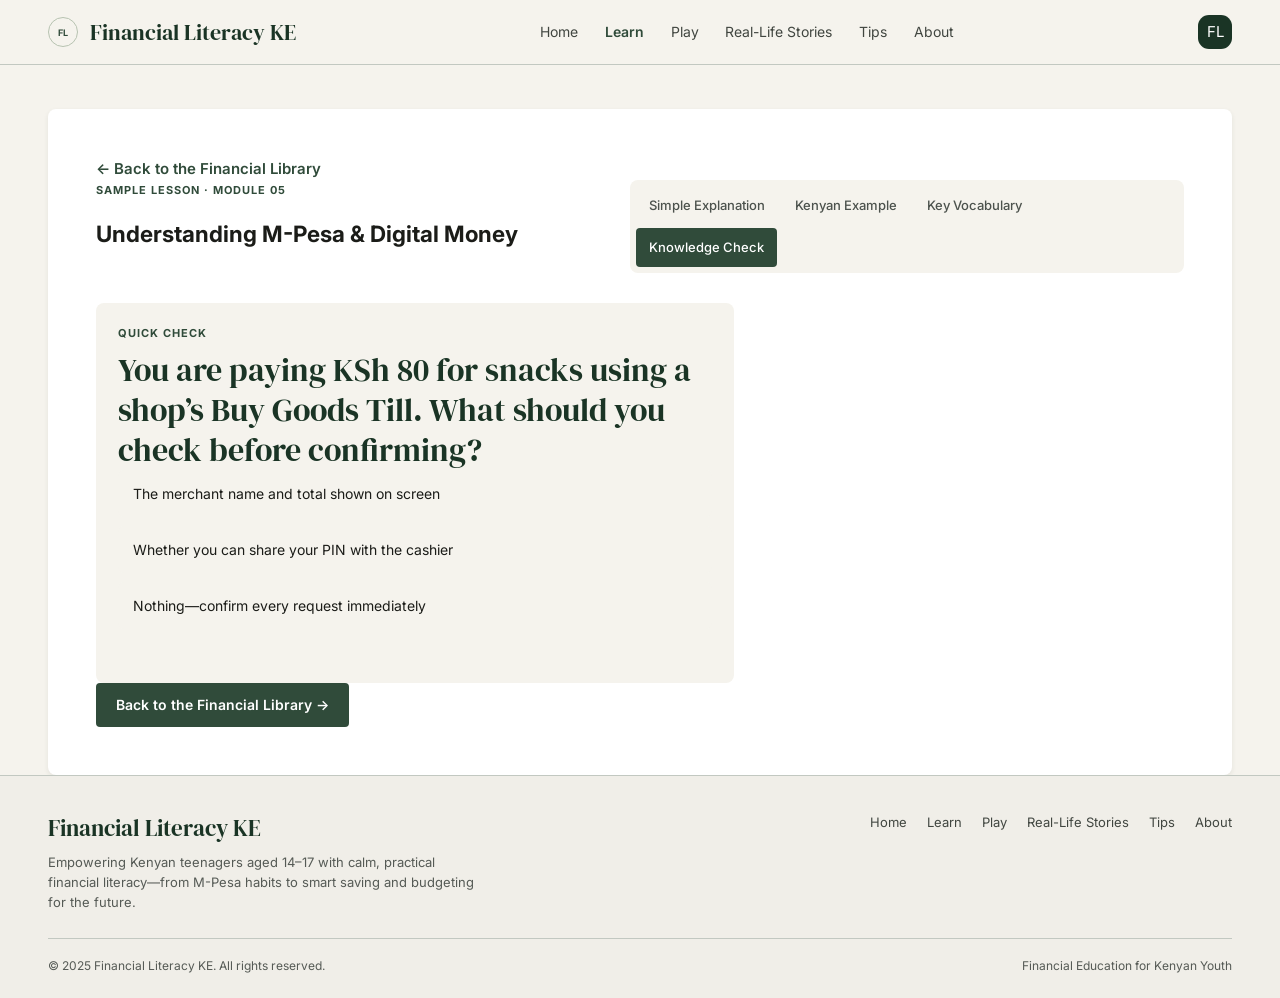
<file: lesson-quiz.html>
<!doctype html>
<html lang="en"><head><meta charset="utf-8"><meta name="viewport" content="width=device-width, initial-scale=1"><meta name="theme-color" content="#f5f3ed"><meta name="description" content="Test your knowledge of safe M-Pesa payments."><title>Knowledge Check — Financial Literacy KE</title><link rel="preconnect" href="https://fonts.googleapis.com"><link rel="preconnect" href="https://fonts.gstatic.com" crossorigin><link href="https://fonts.googleapis.com/css2?family=DM+Serif+Display&family=Inter:wght@400;500;600;700&display=swap" rel="stylesheet"><link rel="stylesheet" href="./style.css"><script src="./script.js" defer></script></head><body>
<header class="site-header"><div class="header-inner"><a class="brand" href="index.html" aria-label="Financial Literacy KE home"><span class="brand-mark" aria-hidden="true">FL</span><span>Financial Literacy KE</span></a><button class="menu-toggle" type="button" aria-expanded="false" aria-controls="primary-nav" aria-label="Open navigation"><span></span><span></span><span></span></button><nav class="primary-nav" id="primary-nav" aria-label="Main navigation"><a href="index.html">Home</a><a href="learn.html" aria-current="page">Learn</a><a href="play.html">Play</a><a href="stories.html">Real-Life Stories</a><a href="tips.html">Tips</a><a href="about.html">About</a></nav><a class="profile-button" href="about.html" aria-label="About Financial Literacy KE">FL</a></div></header>
<main><section class="sample-lesson layout-width" aria-labelledby="lesson-title"><a class="text-link" href="learn.html">← Back to the Financial Library</a><div class="sample-intro"><div><span class="eyebrow">Sample Lesson · Module 05</span><h1 id="lesson-title">Understanding M-Pesa &amp; Digital Money</h1></div><nav class="lesson-tabs" aria-label="Lesson pages"><a class="lesson-tab" href="lesson-explanation.html">Simple Explanation</a><a class="lesson-tab" href="lesson-example.html">Kenyan Example</a><a class="lesson-tab" href="lesson-vocabulary.html">Key Vocabulary</a><a class="lesson-tab is-active" aria-current="page" href="lesson-quiz.html">Knowledge Check</a></nav></div><div class="lesson-panel"><div class="question-card"><span class="eyebrow">Quick Check</span><h2>You are paying KSh 80 for snacks using a shop’s Buy Goods Till. What should you check before confirming?</h2><div class="answer-list" data-quiz><button class="answer-option" type="button" data-correct="true">The merchant name and total shown on screen</button><button class="answer-option" type="button" data-correct="false">Whether you can share your PIN with the cashier</button><button class="answer-option" type="button" data-correct="false">Nothing—confirm every request immediately</button></div><p class="quiz-feedback" aria-live="polite"></p></div></div><a class="button button-primary" href="learn.html">Back to the Financial Library →</a></section></main>
<footer class="site-footer"><div class="layout-width"><div class="footer-top"><div class="footer-about"><a class="footer-brand" href="index.html">Financial Literacy KE</a><p>Empowering Kenyan teenagers aged 14–17 with calm, practical financial literacy—from M-Pesa habits to smart saving and budgeting for the future.</p></div><nav aria-label="Footer navigation"><a href="index.html">Home</a><a href="learn.html">Learn</a><a href="play.html">Play</a><a href="stories.html">Real-Life Stories</a><a href="tips.html">Tips</a><a href="about.html">About</a></nav></div><div class="footer-bottom"><span>© 2025 Financial Literacy KE. All rights reserved.</span><span>Financial Education for Kenyan Youth</span></div></div></footer></body></html>
</file>
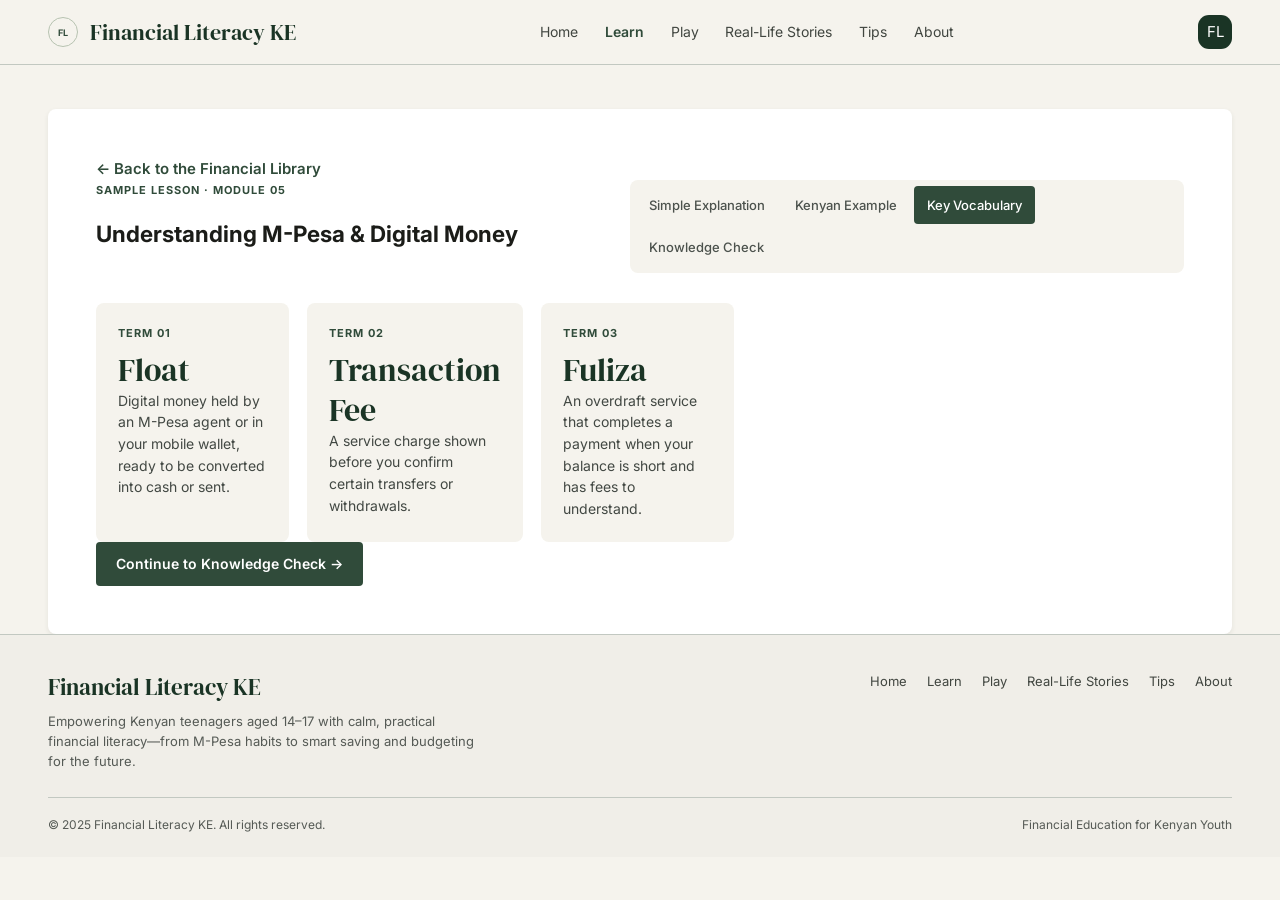
<file: lesson-vocabulary.html>
<!doctype html>
<html lang="en"><head><meta charset="utf-8"><meta name="viewport" content="width=device-width, initial-scale=1"><meta name="theme-color" content="#f5f3ed"><meta name="description" content="Key terms for understanding mobile money and M-Pesa."><title>Key Vocabulary — Financial Literacy KE</title><link rel="preconnect" href="https://fonts.googleapis.com"><link rel="preconnect" href="https://fonts.gstatic.com" crossorigin><link href="https://fonts.googleapis.com/css2?family=DM+Serif+Display&family=Inter:wght@400;500;600;700&display=swap" rel="stylesheet"><link rel="stylesheet" href="./style.css"><script src="./script.js" defer></script></head><body>
<header class="site-header"><div class="header-inner"><a class="brand" href="index.html" aria-label="Financial Literacy KE home"><span class="brand-mark" aria-hidden="true">FL</span><span>Financial Literacy KE</span></a><button class="menu-toggle" type="button" aria-expanded="false" aria-controls="primary-nav" aria-label="Open navigation"><span></span><span></span><span></span></button><nav class="primary-nav" id="primary-nav" aria-label="Main navigation"><a href="index.html">Home</a><a href="learn.html" aria-current="page">Learn</a><a href="play.html">Play</a><a href="stories.html">Real-Life Stories</a><a href="tips.html">Tips</a><a href="about.html">About</a></nav><a class="profile-button" href="about.html" aria-label="About Financial Literacy KE">FL</a></div></header>
<main><section class="sample-lesson layout-width" aria-labelledby="lesson-title"><a class="text-link" href="learn.html">← Back to the Financial Library</a><div class="sample-intro"><div><span class="eyebrow">Sample Lesson · Module 05</span><h1 id="lesson-title">Understanding M-Pesa &amp; Digital Money</h1></div><nav class="lesson-tabs" aria-label="Lesson pages"><a class="lesson-tab" href="lesson-explanation.html">Simple Explanation</a><a class="lesson-tab" href="lesson-example.html">Kenyan Example</a><a class="lesson-tab is-active" aria-current="page" href="lesson-vocabulary.html">Key Vocabulary</a><a class="lesson-tab" href="lesson-quiz.html">Knowledge Check</a></nav></div><div class="lesson-panel"><div class="vocabulary-grid"><article><span class="eyebrow">Term 01</span><h2>Float</h2><p>Digital money held by an M-Pesa agent or in your mobile wallet, ready to be converted into cash or sent.</p></article><article><span class="eyebrow">Term 02</span><h2>Transaction Fee</h2><p>A service charge shown before you confirm certain transfers or withdrawals.</p></article><article><span class="eyebrow">Term 03</span><h2>Fuliza</h2><p>An overdraft service that completes a payment when your balance is short and has fees to understand.</p></article></div></div><a class="button button-primary" href="lesson-quiz.html">Continue to Knowledge Check →</a></section></main>
<footer class="site-footer"><div class="layout-width"><div class="footer-top"><div class="footer-about"><a class="footer-brand" href="index.html">Financial Literacy KE</a><p>Empowering Kenyan teenagers aged 14–17 with calm, practical financial literacy—from M-Pesa habits to smart saving and budgeting for the future.</p></div><nav aria-label="Footer navigation"><a href="index.html">Home</a><a href="learn.html">Learn</a><a href="play.html">Play</a><a href="stories.html">Real-Life Stories</a><a href="tips.html">Tips</a><a href="about.html">About</a></nav></div><div class="footer-bottom"><span>© 2025 Financial Literacy KE. All rights reserved.</span><span>Financial Education for Kenyan Youth</span></div></div></footer></body></html>
</file>
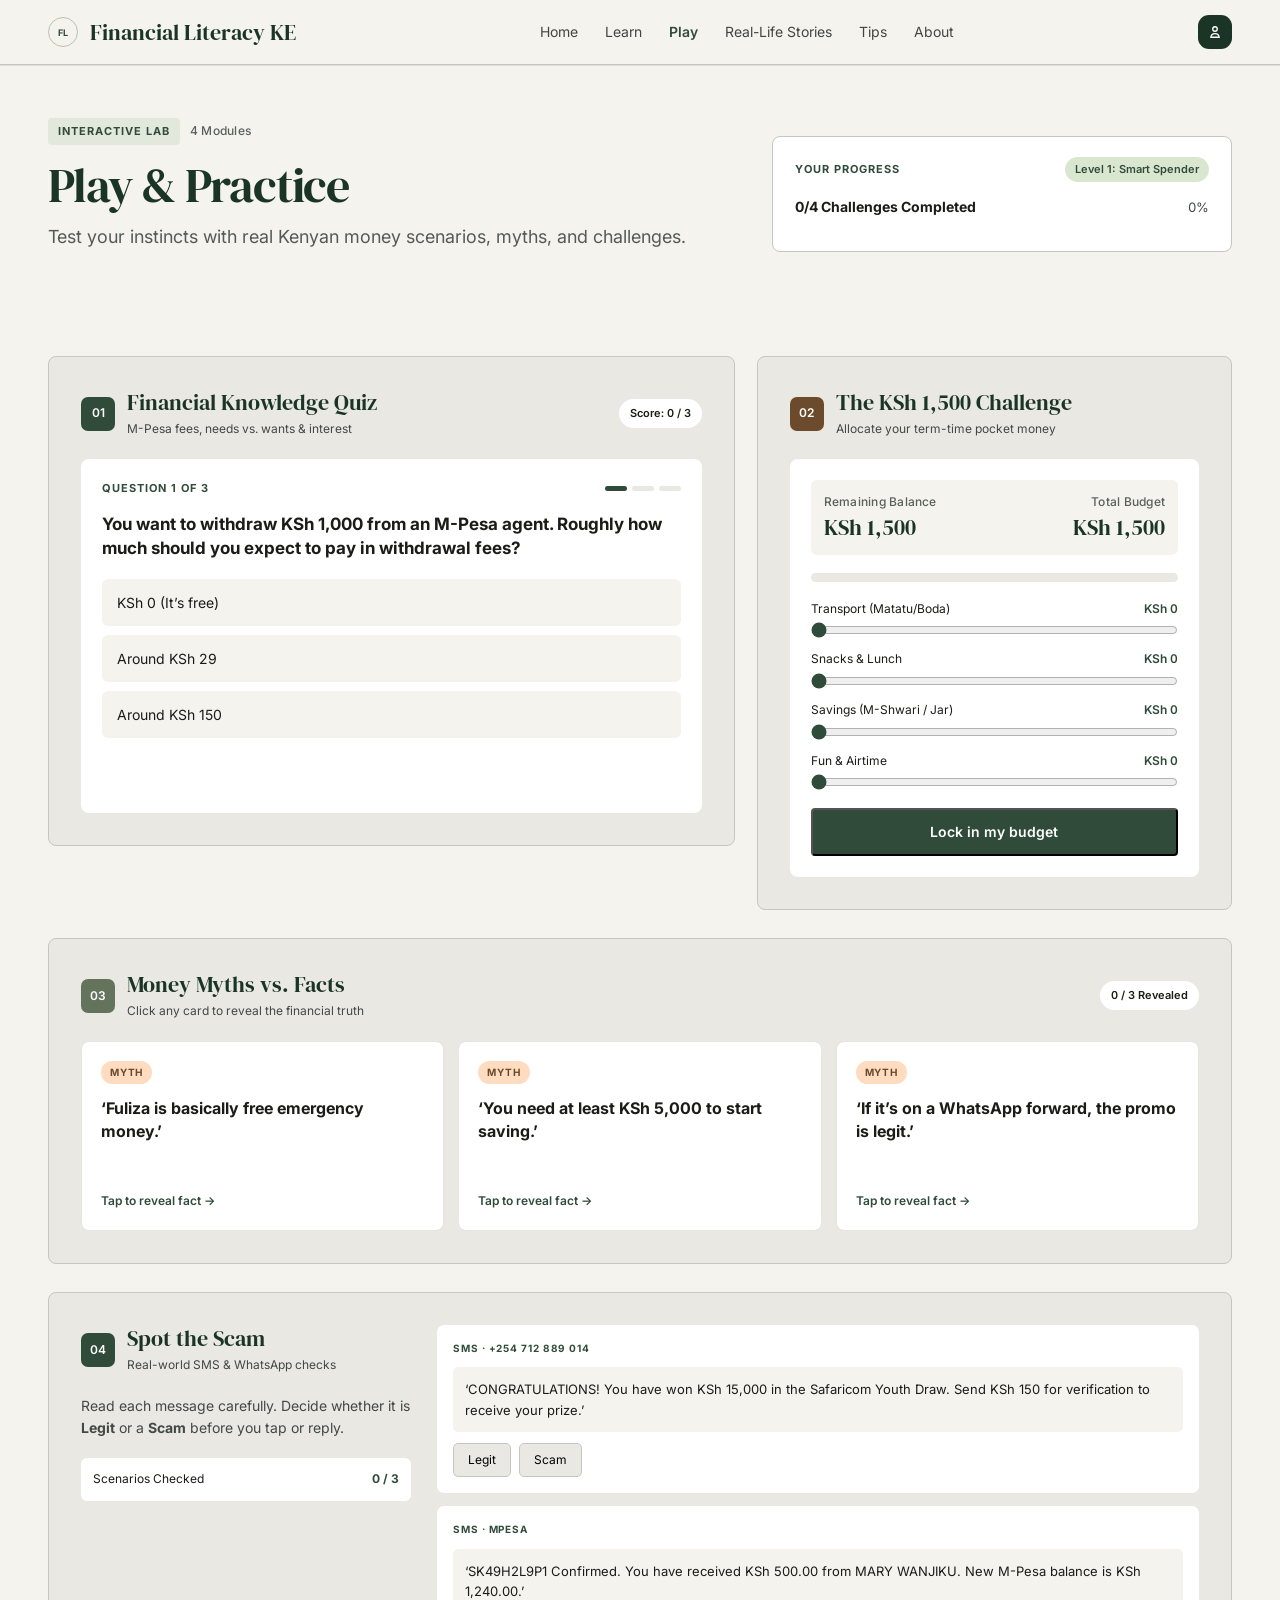
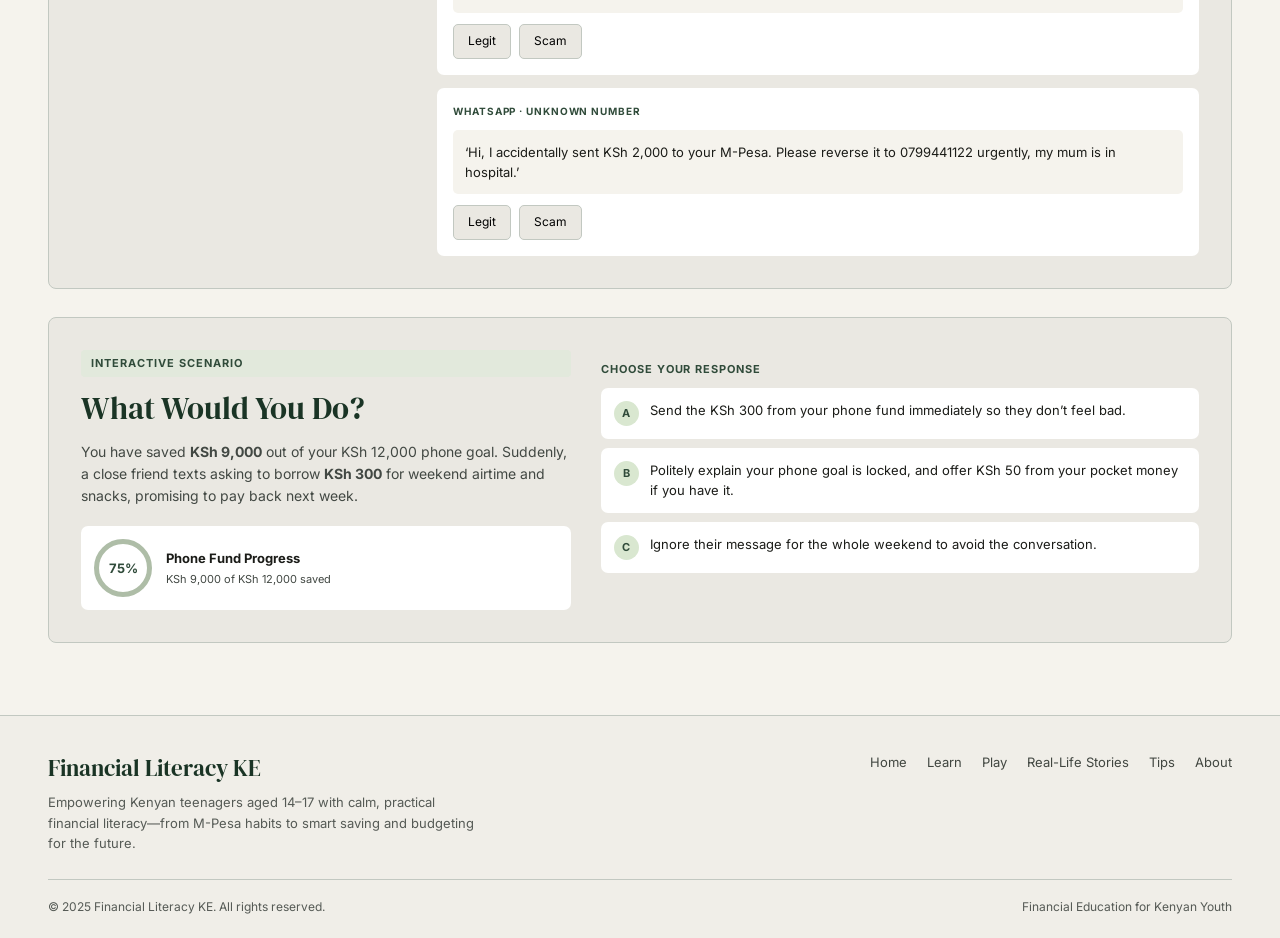
<file: play.html>
<!doctype html>
<html lang="en">
  <head>
    <meta charset="utf-8" />
    <meta name="viewport" content="width=device-width, initial-scale=1" />
    <meta name="theme-color" content="#f5f3ed" />
    <meta
      name="description"
      content="Practice everyday money decisions through quizzes, budgeting, and scam-spotting challenges."
    />
    <title>Play &amp; Practice — Financial Literacy KE</title>
    <link rel="preconnect" href="https://fonts.googleapis.com" />
    <link rel="preconnect" href="https://fonts.gstatic.com" crossorigin />
    <link
      href="https://fonts.googleapis.com/css2?family=DM+Serif+Display&family=Inter:wght@400;500;600;700&display=swap"
      rel="stylesheet"
    />
    <link rel="stylesheet" href="./style.css" />
    <script src="./script.js" defer></script>
  </head>
  <body>
    <header class="site-header">
      <div class="header-inner">
        <a
          class="brand"
          href="index.html"
          aria-label="Financial Literacy KE home"
          ><span class="brand-mark" aria-hidden="true">FL</span
          ><span>Financial Literacy KE</span></a
        ><button
          class="menu-toggle"
          type="button"
          aria-expanded="false"
          aria-controls="primary-nav"
          aria-label="Open navigation"
        >
          <span></span><span></span><span></span>
        </button>
        <nav class="primary-nav" id="primary-nav" aria-label="Main navigation">
          <a href="index.html" data-page="home">Home</a
          ><a href="learn.html" data-page="learn">Learn</a
          ><a href="play.html" data-page="play" aria-current="page">Play</a
          ><a href="stories.html" data-page="stories">Real-Life Stories</a
          ><a href="tips.html" data-page="tips">Tips</a
          ><a href="about.html" data-page="about">About</a>
        </nav>
        <a
          class="profile-button"
          href="about.html"
          aria-label="About Financial Literacy KE"
          ><svg viewBox="0 0 24 24" aria-hidden="true">
            <circle cx="12" cy="8" r="3" />
            <path d="M6.5 19c.4-3.1 2.3-4.8 5.5-4.8s5.1 1.7 5.5 4.8z" /></svg
        ></a>
      </div>
    </header>
    <main>
      <section class="page-section" aria-labelledby="play-title">
        <div class="play-intro layout-width">
          <div>
            <div class="eyebrow-row">
              <span class="eyebrow pill">Interactive Lab</span
              ><span class="small-label">4 Modules</span>
            </div>
            <h1 id="play-title">Play &amp; Practice</h1>
            <p class="lead">
              Test your instincts with real Kenyan money scenarios, myths, and
              challenges.
            </p>
          </div>
          <div class="play-progress">
            <div class="progress-title">
              <span class="eyebrow">Your Progress</span
              ><span class="level-badge" id="global-progress-badge"
                >Level 1: Smart Spender</span
              >
            </div>
            <div class="progress-numbers">
              <strong id="global-progress-text">0/4 Challenges Completed</strong
              ><span id="global-progress-pct">0%</span>
            </div>
            <div class="progress-track">
              <span id="global-progress-bar"></span>
            </div>
          </div>
        </div>
      </section>
      <section class="play-modules layout-width">
        <div class="play-grid">
          <section class="play-panel quiz-panel" aria-labelledby="quiz-title">
            <div class="play-panel-heading">
              <span class="module-chip">01</span>
              <div>
                <h2 id="quiz-title">Financial Knowledge Quiz</h2>
                <p>M-Pesa fees, needs vs. wants &amp; interest</p>
              </div>
              <span class="score-pill" id="quiz-score-pill">Score: 0 / 3</span>
            </div>
            <div class="quiz-card" id="quiz-container">
              <div class="quiz-meta">
                <span class="eyebrow" id="quiz-q-number">Question 1 of 3</span>
                <div class="quiz-dots" id="quiz-dots" aria-hidden="true">
                  <span class="is-current"></span><span></span><span></span>
                </div>
              </div>
              <h3 id="quiz-question"></h3>
              <div class="answer-list" id="quiz-options"></div>
              <div
                class="challenge-feedback"
                id="quiz-feedback"
                aria-live="polite"
                hidden
              >
                <strong id="quiz-feedback-title"></strong>
                <p id="quiz-feedback-text"></p>
              </div>
              <div class="quiz-controls">
                <button
                  class="text-button"
                  id="quiz-restart-btn"
                  type="button"
                  hidden
                >
                  Try Again</button
                ><button
                  class="button button-primary"
                  id="quiz-next-btn"
                  type="button"
                  hidden
                >
                  Next Question
                </button>
              </div>
            </div>
          </section>
          <section
            class="play-panel budget-panel"
            aria-labelledby="budget-title"
          >
            <div class="play-panel-heading">
              <span class="module-chip warm">02</span>
              <div>
                <h2 id="budget-title">The KSh 1,500 Challenge</h2>
                <p>Allocate your term-time pocket money</p>
              </div>
            </div>
            <div class="budget-card">
              <div class="balance-card">
                <div>
                  <span class="small-label">Remaining Balance</span
                  ><strong id="budget-remaining">KSh 1,500</strong>
                </div>
                <div class="align-right">
                  <span class="small-label">Total Budget</span
                  ><strong>KSh 1,500</strong>
                </div>
              </div>
              <div class="allocation-bar">
                <span id="bar-transport"></span><span id="bar-snacks"></span
                ><span id="bar-savings"></span><span id="bar-fun"></span>
              </div>
              <div class="slider-list">
                <div class="slider-row">
                  <div class="slider-label">
                    <label for="slider-transport">Transport (Matatu/Boda)</label
                    ><output id="val-transport" for="slider-transport"
                      >KSh 0</output
                    >
                  </div>
                  <input
                    id="slider-transport"
                    type="range"
                    min="0"
                    max="1500"
                    step="50"
                    value="0"
                  />
                </div>
                <div class="slider-row">
                  <div class="slider-label">
                    <label for="slider-snacks">Snacks &amp; Lunch</label
                    ><output id="val-snacks" for="slider-snacks">KSh 0</output>
                  </div>
                  <input
                    id="slider-snacks"
                    type="range"
                    min="0"
                    max="1500"
                    step="50"
                    value="0"
                  />
                </div>
                <div class="slider-row">
                  <div class="slider-label">
                    <label for="slider-savings">Savings (M-Shwari / Jar)</label
                    ><output id="val-savings" for="slider-savings"
                      >KSh 0</output
                    >
                  </div>
                  <input
                    id="slider-savings"
                    type="range"
                    min="0"
                    max="1500"
                    step="50"
                    value="0"
                  />
                </div>
                <div class="slider-row">
                  <div class="slider-label">
                    <label for="slider-fun">Fun &amp; Airtime</label
                    ><output id="val-fun" for="slider-fun">KSh 0</output>
                  </div>
                  <input
                    id="slider-fun"
                    type="range"
                    min="0"
                    max="1500"
                    step="50"
                    value="0"
                  />
                </div>
              </div>
              <div
                class="challenge-feedback"
                id="budget-feedback"
                aria-live="polite"
                hidden
              ></div>
              <button
                class="button button-primary full-width"
                id="budget-lock-btn"
                type="button"
              >
                Lock in my budget
              </button>
            </div>
          </section>
        </div>
        <section class="play-panel myths-panel" aria-labelledby="myths-title">
          <div class="play-panel-heading">
            <span class="module-chip sage">03</span>
            <div>
              <h2 id="myths-title">Money Myths vs. Facts</h2>
              <p>Click any card to reveal the financial truth</p>
            </div>
            <span class="score-pill" id="myths-counter">0 / 3 Revealed</span>
          </div>
          <div class="myths-grid" id="myths-grid"></div>
        </section>
        <section class="play-panel scam-panel" aria-labelledby="scam-title">
          <div class="scam-intro">
            <div class="play-panel-heading">
              <span class="module-chip">04</span>
              <div>
                <h2 id="scam-title">Spot the Scam</h2>
                <p>Real-world SMS &amp; WhatsApp checks</p>
              </div>
            </div>
            <p>
              Read each message carefully. Decide whether it is
              <strong>Legit</strong> or a <strong>Scam</strong> before you tap
              or reply.
            </p>
            <div class="scam-counter">
              Scenarios Checked <strong id="scam-counter">0 / 3</strong>
            </div>
          </div>
          <div class="scam-list" id="scam-list"></div>
        </section>
        <section class="scenario-panel" aria-labelledby="scenario-title">
          <div class="scenario-copy">
            <span class="eyebrow pill">Interactive Scenario</span>
            <h2 id="scenario-title">What Would You Do?</h2>
            <p>
              You have saved <strong>KSh 9,000</strong> out of your KSh 12,000
              phone goal. Suddenly, a close friend texts asking to borrow
              <strong>KSh 300</strong> for weekend airtime and snacks, promising
              to pay back next week.
            </p>
            <div class="phone-fund">
              <span class="fund-ring">75%</span
              ><span
                ><strong>Phone Fund Progress</strong
                ><small>KSh 9,000 of KSh 12,000 saved</small></span
              >
            </div>
          </div>
          <div class="scenario-choice-area">
            <p class="eyebrow">Choose your response</p>
            <div class="scenario-choices">
              <button class="scenario-choice" type="button" data-choice="A">
                <span>A</span>Send the KSh 300 from your phone fund immediately
                so they don’t feel bad.</button
              ><button class="scenario-choice" type="button" data-choice="B">
                <span>B</span>Politely explain your phone goal is locked, and
                offer KSh 50 from your pocket money if you have it.</button
              ><button class="scenario-choice" type="button" data-choice="C">
                <span>C</span>Ignore their message for the whole weekend to
                avoid the conversation.
              </button>
            </div>
            <div
              class="scenario-outcome"
              id="scenario-outcome"
              aria-live="polite"
              hidden
            >
              <h3 id="outcome-title"></h3>
              <p id="outcome-text"></p>
              <div class="takeaway">
                <span class="eyebrow">Financial Takeaway</span>
                <p id="outcome-takeaway"></p>
              </div>
            </div>
          </div>
        </section>
      </section>
    </main>
    <footer class="site-footer">
      <div class="layout-width">
        <div class="footer-top">
          <div class="footer-about">
            <a class="footer-brand" href="index.html">Financial Literacy KE</a>
            <p>
              Empowering Kenyan teenagers aged 14–17 with calm, practical
              financial literacy—from M-Pesa habits to smart saving and
              budgeting for the future.
            </p>
          </div>
          <nav aria-label="Footer navigation">
            <a href="index.html">Home</a><a href="learn.html">Learn</a
            ><a href="play.html">Play</a
            ><a href="stories.html">Real-Life Stories</a
            ><a href="tips.html">Tips</a><a href="about.html">About</a>
          </nav>
        </div>
        <div class="footer-bottom">
          <span>© 2025 Financial Literacy KE. All rights reserved.</span
          ><span>Financial Education for Kenyan Youth</span>
        </div>
      </div>
    </footer>
  </body>
</html>
</file>
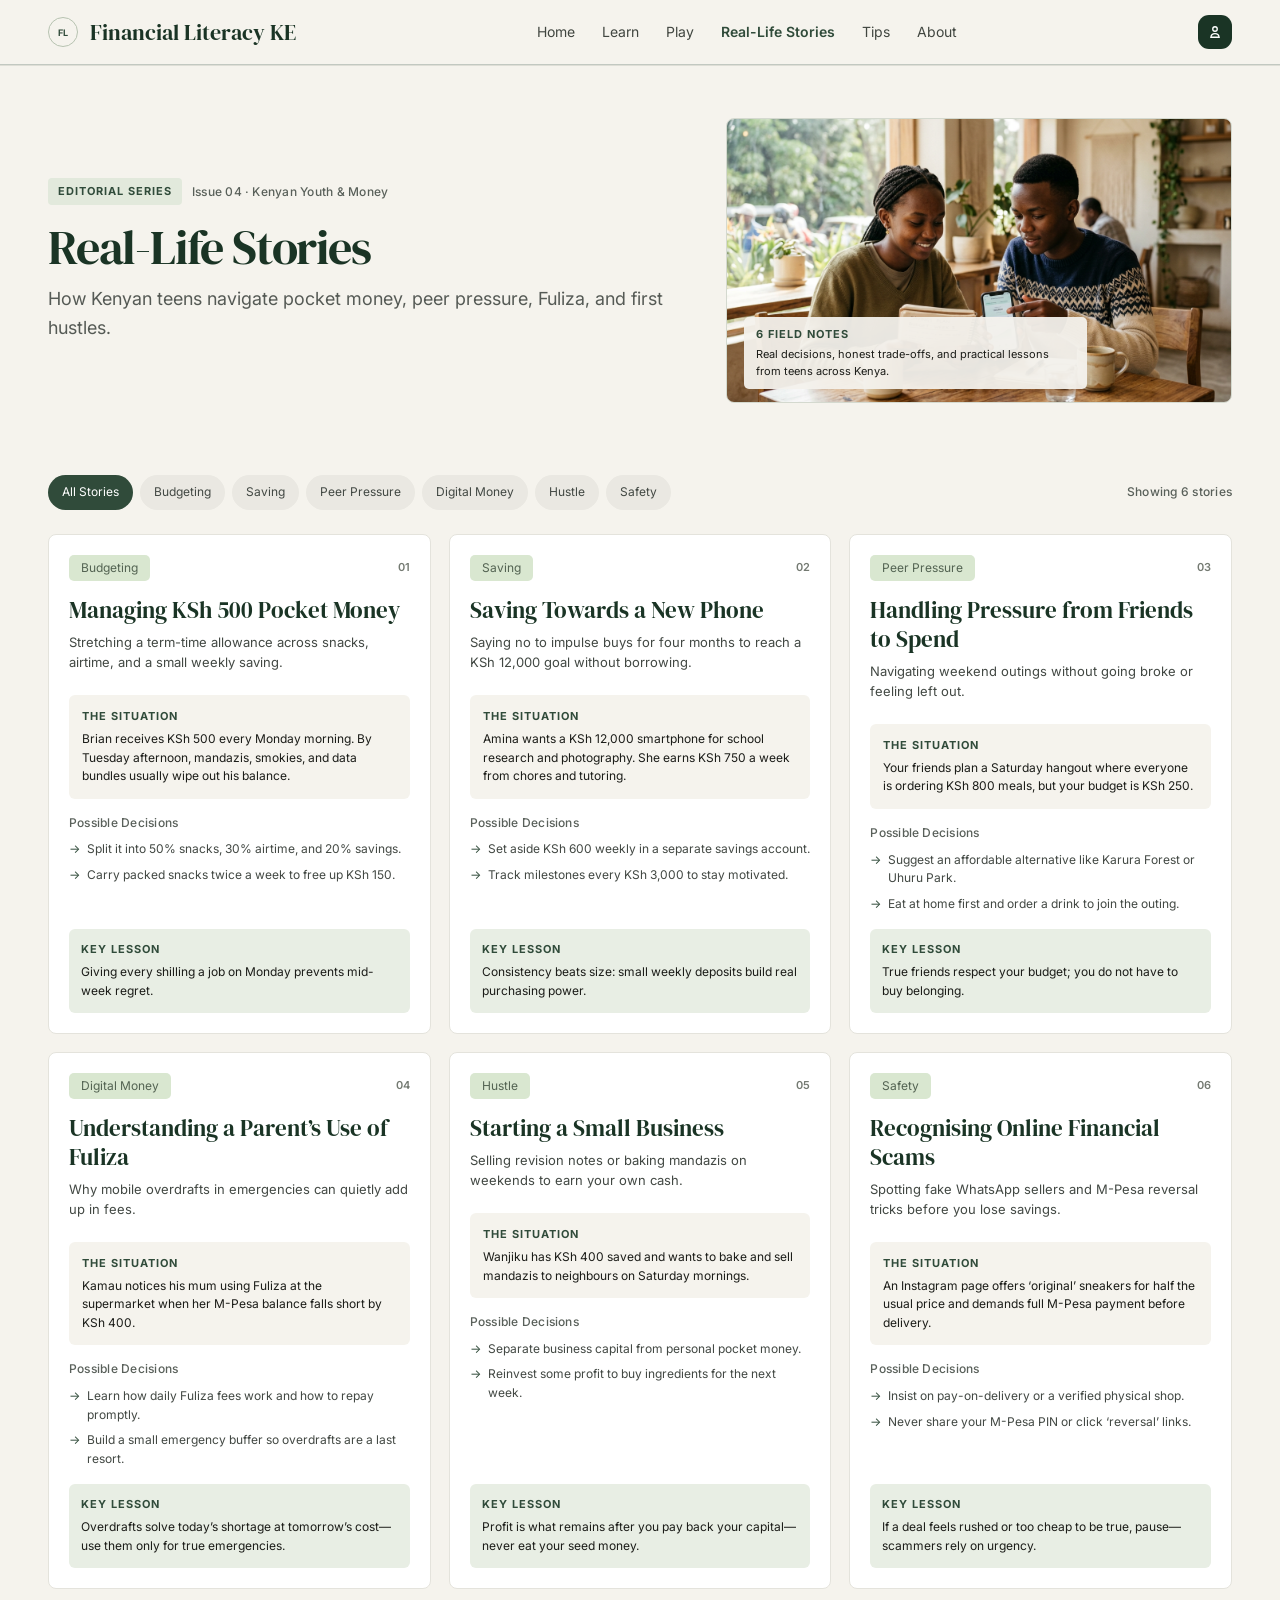
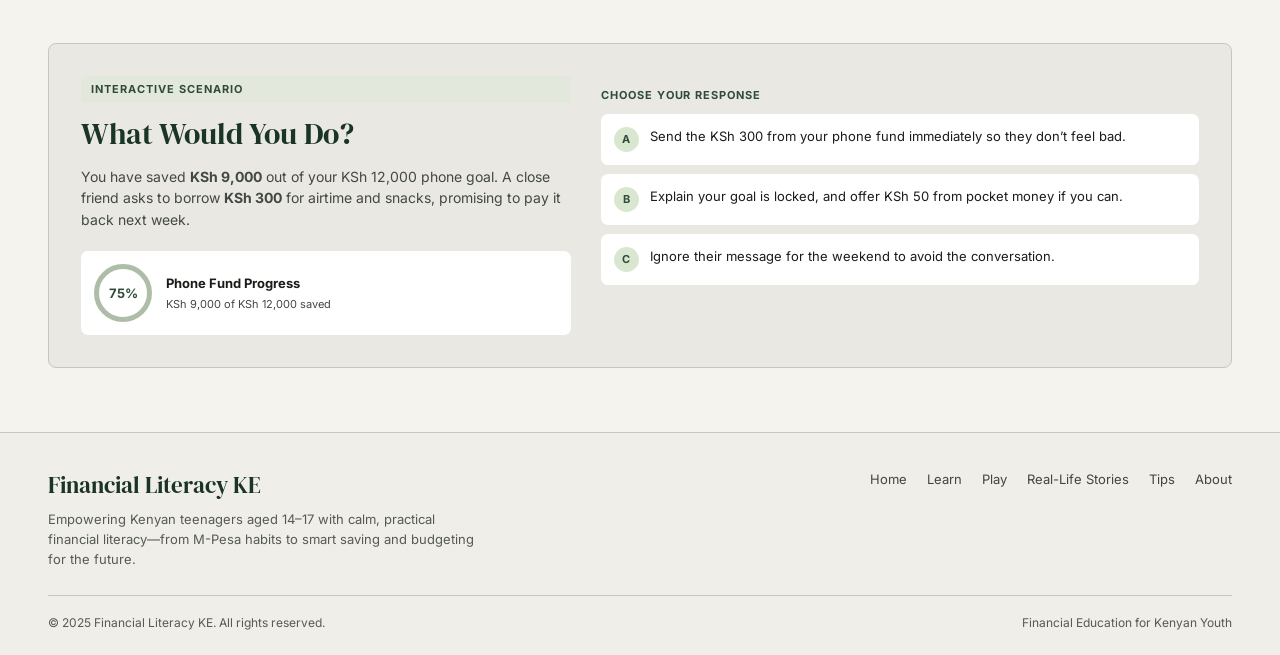
<file: stories.html>
<!doctype html>
<html lang="en">
  <head>
    <meta charset="utf-8" />
    <meta name="viewport" content="width=device-width, initial-scale=1" />
    <meta name="theme-color" content="#f5f3ed" />
    <meta
      name="description"
      content="Honest stories about how Kenyan teenagers navigate everyday money decisions."
    />
    <title>Real-Life Stories — Financial Literacy KE</title>
    <link rel="preconnect" href="https://fonts.googleapis.com" />
    <link rel="preconnect" href="https://fonts.gstatic.com" crossorigin />
    <link
      href="https://fonts.googleapis.com/css2?family=DM+Serif+Display&family=Inter:wght@400;500;600;700&display=swap"
      rel="stylesheet"
    />
    <link rel="stylesheet" href="./style.css" />
    <script src="./script.js" defer></script>
  </head>
  <body>
    <header class="site-header">
      <div class="header-inner">
        <a
          class="brand"
          href="index.html"
          aria-label="Financial Literacy KE home"
          ><span class="brand-mark" aria-hidden="true">FL</span
          ><span>Financial Literacy KE</span></a
        ><button
          class="menu-toggle"
          type="button"
          aria-expanded="false"
          aria-controls="primary-nav"
          aria-label="Open navigation"
        >
          <span></span><span></span><span></span>
        </button>
        <nav class="primary-nav" id="primary-nav" aria-label="Main navigation">
          <a href="index.html" data-page="home">Home</a
          ><a href="learn.html" data-page="learn">Learn</a
          ><a href="play.html" data-page="play">Play</a
          ><a href="stories.html" data-page="stories" aria-current="page"
            >Real-Life Stories</a
          ><a href="tips.html" data-page="tips">Tips</a
          ><a href="about.html" data-page="about">About</a>
        </nav>
        <a
          class="profile-button"
          href="about.html"
          aria-label="About Financial Literacy KE"
          ><svg viewBox="0 0 24 24" aria-hidden="true">
            <circle cx="12" cy="8" r="3" />
            <path d="M6.5 19c.4-3.1 2.3-4.8 5.5-4.8s5.1 1.7 5.5 4.8z" /></svg
        ></a>
      </div>
    </header>
    <main>
      <section class="page-section" aria-labelledby="stories-title">
        <div class="stories-hero layout-width">
          <div class="stories-heading">
            <div class="eyebrow-row">
              <span class="eyebrow pill">Editorial Series</span
              ><span class="small-label"
                >Issue 04 · Kenyan Youth &amp; Money</span
              >
            </div>
            <h1 id="stories-title">Real-Life Stories</h1>
            <p class="lead">
              How Kenyan teens navigate pocket money, peer pressure, Fuliza, and
              first hustles.
            </p>
          </div>
          <div class="stories-art">
            <img
              src="./assets/teen-money-story.png"
              alt="Two Kenyan teenagers at a cafe table reviewing a notebook and phone together"
            />
            <div class="story-caption">
              <span class="eyebrow">6 Field Notes</span
              ><span
                >Real decisions, honest trade-offs, and practical lessons from
                teens across Kenya.</span
              >
            </div>
          </div>
        </div>
      </section>
      <section class="story-filter-section layout-width">
        <div
          class="story-filters"
          id="story-filters"
          aria-label="Filter stories"
        >
          <button
            class="filter-btn is-active"
            type="button"
            data-filter="all"
            aria-pressed="true"
          >
            All Stories</button
          ><button
            class="filter-btn"
            type="button"
            data-filter="budgeting"
            aria-pressed="false"
          >
            Budgeting</button
          ><button
            class="filter-btn"
            type="button"
            data-filter="saving"
            aria-pressed="false"
          >
            Saving</button
          ><button
            class="filter-btn"
            type="button"
            data-filter="peer-pressure"
            aria-pressed="false"
          >
            Peer Pressure</button
          ><button
            class="filter-btn"
            type="button"
            data-filter="digital-money"
            aria-pressed="false"
          >
            Digital Money</button
          ><button
            class="filter-btn"
            type="button"
            data-filter="hustle"
            aria-pressed="false"
          >
            Hustle</button
          ><button
            class="filter-btn"
            type="button"
            data-filter="safety"
            aria-pressed="false"
          >
            Safety
          </button>
        </div>
        <span class="small-label" id="story-count" aria-live="polite"
          >Showing 6 stories</span
        >
      </section>
      <section
        class="layout-width stories-grid"
        id="stories-grid"
        aria-label="Teen money stories"
      ></section>
      <section
        class="scenario-panel layout-width story-scenario"
        aria-labelledby="story-scenario-title"
      >
        <div class="scenario-copy">
          <span class="eyebrow pill">Interactive Scenario</span>
          <h2 id="story-scenario-title">What Would You Do?</h2>
          <p>
            You have saved <strong>KSh 9,000</strong> out of your KSh 12,000
            phone goal. A close friend asks to borrow
            <strong>KSh 300</strong> for airtime and snacks, promising to pay it
            back next week.
          </p>
          <div class="phone-fund">
            <span class="fund-ring">75%</span
            ><span
              ><strong>Phone Fund Progress</strong
              ><small>KSh 9,000 of KSh 12,000 saved</small></span
            >
          </div>
        </div>
        <div class="scenario-choice-area">
          <p class="eyebrow">Choose your response</p>
          <div class="story-choices">
            <button type="button" class="story-choice" data-story-choice="A">
              <span>A</span>Send the KSh 300 from your phone fund immediately so
              they don’t feel bad.</button
            ><button type="button" class="story-choice" data-story-choice="B">
              <span>B</span>Explain your goal is locked, and offer KSh 50 from
              pocket money if you can.</button
            ><button type="button" class="story-choice" data-story-choice="C">
              <span>C</span>Ignore their message for the weekend to avoid the
              conversation.
            </button>
          </div>
          <div
            class="scenario-outcome"
            id="story-outcome"
            aria-live="polite"
            hidden
          >
            <h3 id="story-outcome-title"></h3>
            <p id="story-outcome-text"></p>
            <div class="takeaway">
              <span class="eyebrow">Financial Takeaway</span>
              <p id="story-outcome-takeaway"></p>
            </div>
          </div>
        </div>
      </section>
    </main>
    <footer class="site-footer">
      <div class="layout-width">
        <div class="footer-top">
          <div class="footer-about">
            <a class="footer-brand" href="index.html">Financial Literacy KE</a>
            <p>
              Empowering Kenyan teenagers aged 14–17 with calm, practical
              financial literacy—from M-Pesa habits to smart saving and
              budgeting for the future.
            </p>
          </div>
          <nav aria-label="Footer navigation">
            <a href="index.html">Home</a><a href="learn.html">Learn</a
            ><a href="play.html">Play</a
            ><a href="stories.html">Real-Life Stories</a
            ><a href="tips.html">Tips</a><a href="about.html">About</a>
          </nav>
        </div>
        <div class="footer-bottom">
          <span>© 2025 Financial Literacy KE. All rights reserved.</span
          ><span>Financial Education for Kenyan Youth</span>
        </div>
      </div>
    </footer>
  </body>
</html>
</file>
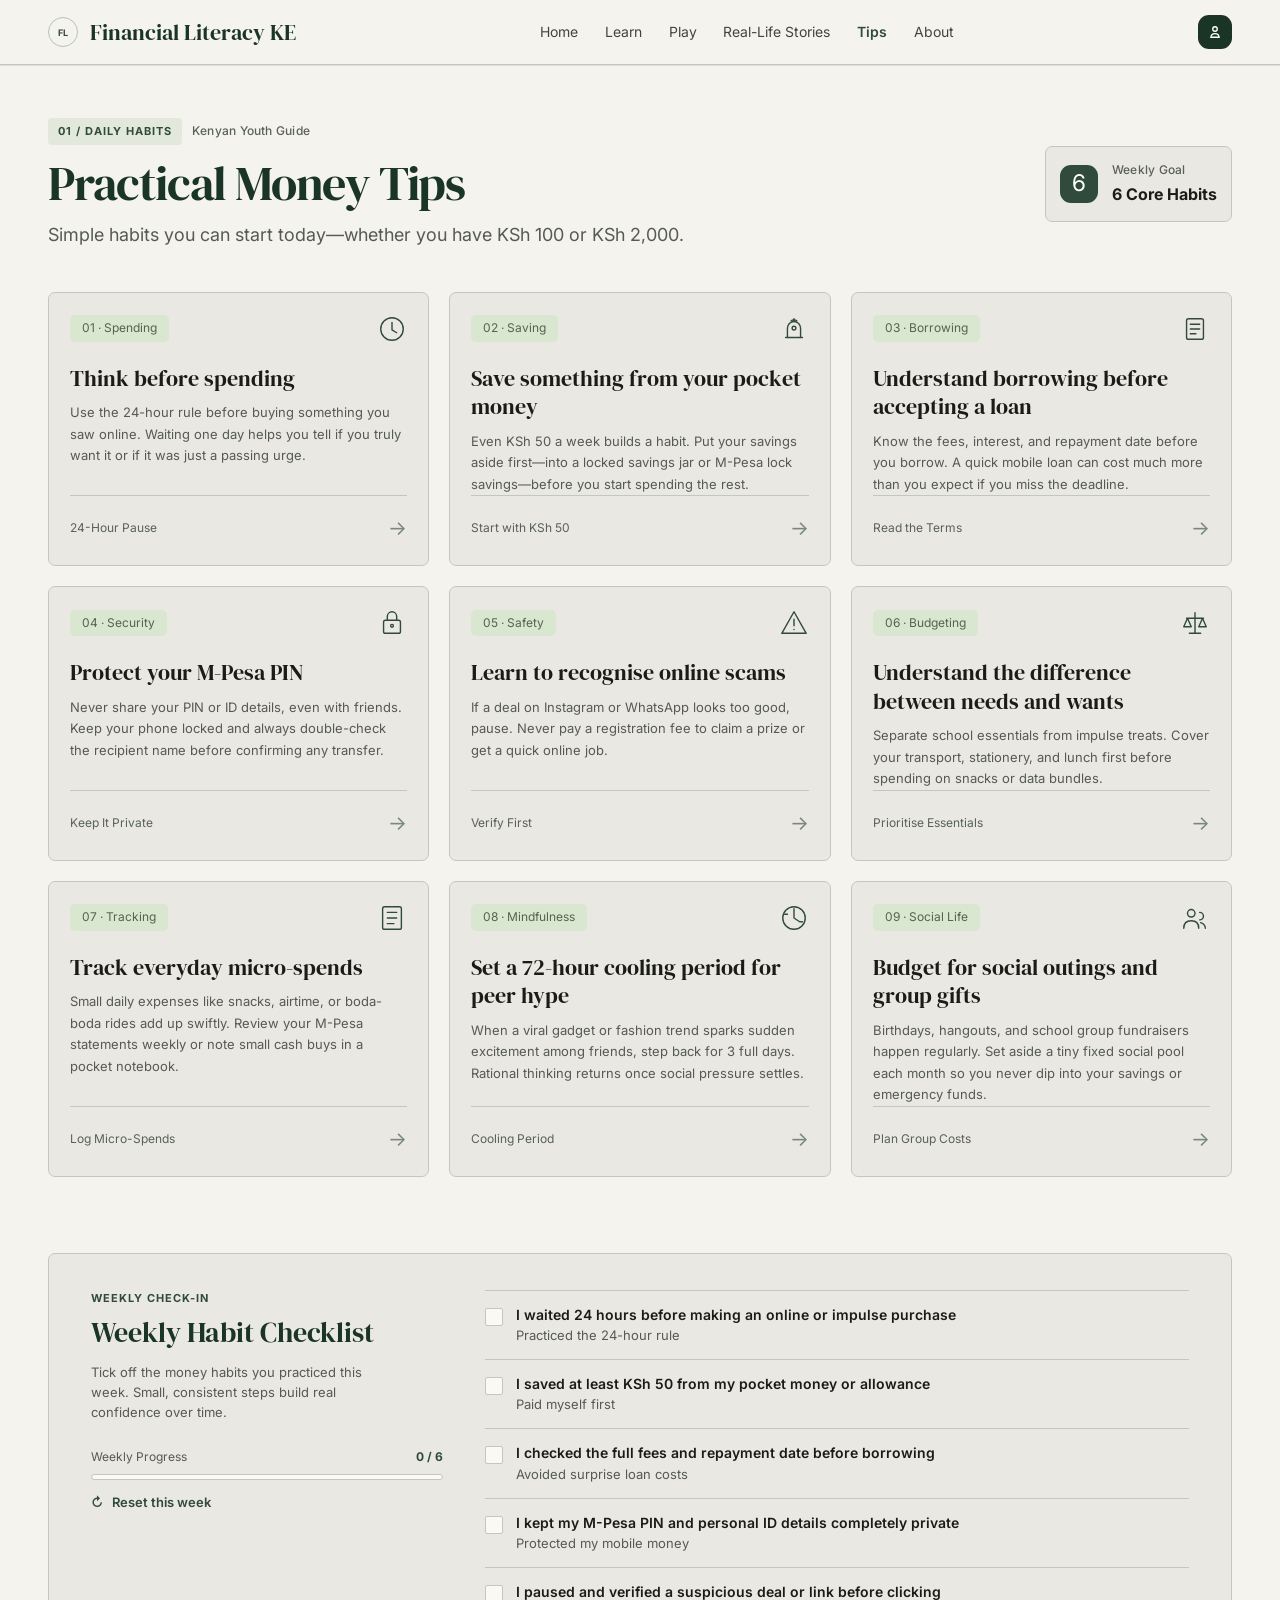
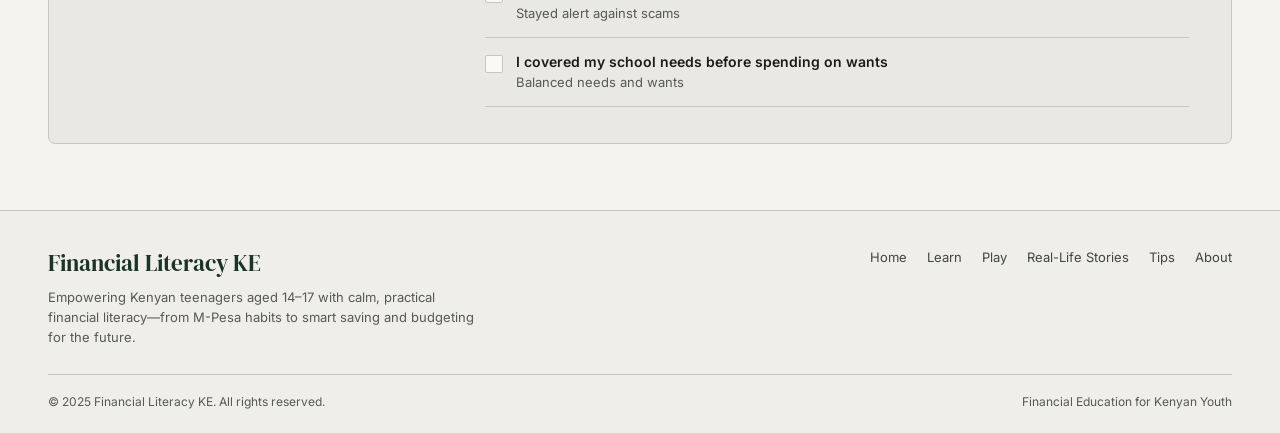
<file: tips.html>
<!doctype html>
<html lang="en">
  <head>
    <meta charset="utf-8" />
    <meta name="viewport" content="width=device-width, initial-scale=1" />
    <meta name="theme-color" content="#f5f3ed" />
    <meta
      name="description"
      content="Simple, practical money habits for Kenyan teenagers."
    />
    <title>Practical Money Tips — Financial Literacy KE</title>
    <link rel="preconnect" href="https://fonts.googleapis.com" />
    <link rel="preconnect" href="https://fonts.gstatic.com" crossorigin />
    <link
      href="https://fonts.googleapis.com/css2?family=DM+Serif+Display&family=Inter:wght@400;500;600;700&display=swap"
      rel="stylesheet"
    />
    <link rel="stylesheet" href="./style.css" />
    <script src="./script.js" defer></script>
  </head>
  <body>
    <header class="site-header">
      <div class="header-inner">
        <a
          class="brand"
          href="index.html"
          aria-label="Financial Literacy KE home"
          ><span class="brand-mark" aria-hidden="true">FL</span
          ><span>Financial Literacy KE</span></a
        ><button
          class="menu-toggle"
          type="button"
          aria-expanded="false"
          aria-controls="primary-nav"
          aria-label="Open navigation"
        >
          <span></span><span></span><span></span>
        </button>
        <nav class="primary-nav" id="primary-nav" aria-label="Main navigation">
          <a href="index.html" data-page="home">Home</a
          ><a href="learn.html" data-page="learn">Learn</a
          ><a href="play.html" data-page="play">Play</a
          ><a href="stories.html" data-page="stories">Real-Life Stories</a
          ><a href="tips.html" data-page="tips" aria-current="page">Tips</a
          ><a href="about.html" data-page="about">About</a>
        </nav>
        <a
          class="profile-button"
          href="about.html"
          aria-label="About Financial Literacy KE"
          ><svg viewBox="0 0 24 24" aria-hidden="true">
            <circle cx="12" cy="8" r="3" />
            <path d="M6.5 19c.4-3.1 2.3-4.8 5.5-4.8s5.1 1.7 5.5 4.8z" /></svg
        ></a>
      </div>
    </header>
    <main>
      <section class="page-section" aria-labelledby="tips-title">
        <div class="tips-intro layout-width">
          <div>
            <div class="eyebrow-row">
              <span class="eyebrow pill">01 / Daily Habits</span
              ><span class="small-label">Kenyan Youth Guide</span>
            </div>
            <h1 id="tips-title">Practical Money Tips</h1>
            <p class="lead">
              Simple habits you can start today—whether you have KSh 100 or KSh
              2,000.
            </p>
          </div>
          <div class="goal-card">
            <span class="goal-icon" aria-hidden="true">6</span
            ><span
              ><span class="small-label">Weekly Goal</span
              ><strong>6 Core Habits</strong></span
            >
          </div>
        </div>
        <div class="tips-grid layout-width" id="tips-grid"></div>
        <section
          class="checklist-card layout-width"
          aria-labelledby="checklist-title"
        >
          <div class="checklist-summary">
            <span class="eyebrow">Weekly Check-In</span>
            <h2 id="checklist-title">Weekly Habit Checklist</h2>
            <p>
              Tick off the money habits you practiced this week. Small,
              consistent steps build real confidence over time.
            </p>
            <div class="check-progress">
              <span>Weekly Progress</span
              ><strong id="checklist-counter" aria-live="polite">0 / 6</strong>
            </div>
            <div
              class="progress-track progress-large"
              role="progressbar"
              aria-label="Weekly habits completed"
              aria-valuemin="0"
              aria-valuemax="6"
              aria-valuenow="0"
            >
              <span id="checklist-progress"></span>
            </div>
            <button class="reset-button" id="reset-checklist" type="button">
              ↻ &nbsp; Reset this week
            </button>
          </div>
          <div class="checklist-items" id="checklist-items"></div>
        </section>
      </section>
    </main>
    <footer class="site-footer">
      <div class="layout-width">
        <div class="footer-top">
          <div class="footer-about">
            <a class="footer-brand" href="index.html">Financial Literacy KE</a>
            <p>
              Empowering Kenyan teenagers aged 14–17 with calm, practical
              financial literacy—from M-Pesa habits to smart saving and
              budgeting for the future.
            </p>
          </div>
          <nav aria-label="Footer navigation">
            <a href="index.html">Home</a><a href="learn.html">Learn</a
            ><a href="play.html">Play</a
            ><a href="stories.html">Real-Life Stories</a
            ><a href="tips.html">Tips</a><a href="about.html">About</a>
          </nav>
        </div>
        <div class="footer-bottom">
          <span>© 2025 Financial Literacy KE. All rights reserved.</span
          ><span>Financial Education for Kenyan Youth</span>
        </div>
      </div>
    </footer>
  </body>
</html>
</file>
<file: style.css>
:root {
  --canvas: #f5f3ed;
  --surface: #fbf9f3;
  --card: #eae8e2;
  --card-light: #f0eee8;
  --white: #fff;
  --ink: #1b1c18;
  --muted: #424843;
  --green: #304b3a;
  --green-dark: #1a3425;
  --sage: #d9e7d0;
  --line: #c2c8c1;
  --oak: #ffdcbf;
  --serif: "DM Serif Display", Georgia, serif;
  --sans: "Inter", Arial, sans-serif;
  --page: 1200px;
  --gutter: clamp(20px, 4vw, 48px);
}
* {
  box-sizing: border-box;
}
html {
  scroll-behavior: smooth;
  scroll-padding-top: 82px;
}
body {
  margin: 0;
  background: var(--canvas);
  color: var(--ink);
  font-family: var(--sans);
  font-size: 15px;
  line-height: 1.55;
}
a {
  color: inherit;
  text-decoration: none;
}
button {
  font: inherit;
}
button:focus-visible,
a:focus-visible,
input:focus-visible {
  outline: 3px solid #8a9e82;
  outline-offset: 3px;
}
.layout-width {
  width: min(var(--page), calc(100% - var(--gutter) * 2));
  margin-inline: auto;
}
.site-header {
  height: 65px;
  background: rgba(245, 243, 237, 0.97);
  border-bottom: 1px solid var(--line);
  position: sticky;
  top: 0;
  z-index: 20;
  backdrop-filter: blur(12px);
}
.header-inner {
  height: 100%;
  width: min(1440px, calc(100% - var(--gutter) * 2));
  margin: auto;
  display: flex;
  align-items: center;
  justify-content: space-between;
  gap: 28px;
}
.brand {
  display: inline-flex;
  align-items: center;
  gap: 12px;
  color: var(--green-dark);
  font: 22px/1.1 var(--serif);
  white-space: nowrap;
}
.brand-mark {
  height: 30px;
  width: 30px;
  border: 1px solid #b6c2b0;
  border-radius: 50%;
  display: grid;
  place-items: center;
  font: 700 9px var(--sans);
  letter-spacing: -0.05em;
  color: var(--green);
}
.primary-nav {
  display: flex;
  align-items: center;
  gap: clamp(14px, 2.1vw, 29px);
}
.primary-nav a,
.site-footer nav a {
  font-size: 14px;
  color: #414640;
  transition: color 0.18s;
}
.primary-nav a:hover,
.primary-nav a[aria-current="page"],
.site-footer nav a:hover {
  color: var(--green);
  font-weight: 600;
}
.profile-button {
  height: 34px;
  width: 34px;
  border-radius: 11px;
  display: grid;
  place-items: center;
  background: var(--green-dark);
  color: white;
  flex: none;
}
.profile-button svg {
  height: 18px;
  width: 18px;
  fill: none;
  stroke: currentColor;
  stroke-width: 1.8;
}
.menu-toggle {
  display: none;
  border: 0;
  background: none;
  color: var(--green);
  padding: 8px;
}
.eyebrow,
.small-label {
  display: block;
  color: var(--green);
  font-size: 11px;
  font-weight: 700;
  letter-spacing: 0.09em;
  text-transform: uppercase;
}
.small-label {
  color: #59605a;
  letter-spacing: 0.02em;
  font-size: 12px;
  text-transform: none;
  font-weight: 500;
}
.pill,
.tag {
  background: #e2e9dc;
  padding: 5px 10px;
  border-radius: 4px;
}
.lead {
  font-size: 18px;
  line-height: 1.6;
  color: #555a55;
  margin: 10px 0 0;
}
.hero {
  display: grid;
  grid-template-columns: 1fr 1fr;
  align-items: center;
  gap: clamp(44px, 8vw, 100px);
  padding-block: 64px 76px;
}
.hero-copy h1,
.library-intro h1,
.tips-intro h1 {
  font: clamp(38px, 4vw, 48px)/1.12 var(--serif);
  letter-spacing: -0.025em;
  color: var(--green-dark);
  margin: 18px 0 0;
}
.hero-copy .lead {
  max-width: 600px;
}
.hero-actions {
  display: flex;
  flex-wrap: wrap;
  gap: 12px;
  margin-top: 24px;
}
.button {
  min-height: 44px;
  padding: 11px 20px;
  border-radius: 4px;
  display: inline-flex;
  align-items: center;
  justify-content: center;
  gap: 14px;
  font-weight: 600;
  font-size: 14px;
  transition:
    background 0.18s,
    color 0.18s,
    transform 0.18s;
}
.button:hover {
  transform: translateY(-1px);
}
.button-primary {
  background: var(--green);
  color: white;
}
.button-primary:hover {
  background: #253b2d;
}
.button-secondary {
  border: 1px solid var(--line);
  background: transparent;
  color: var(--ink);
}
.button-secondary:hover {
  background: var(--card);
}
.hero-art {
  height: 365px;
  position: relative;
  overflow: hidden;
  border-radius: 8px;
  background: #e4e7dd;
  border: 1px solid #d7d9ce;
}
.hero-art > img,
.stories-art > img,
.about-art > img,
.audience-art > img {
  display: block;
  width: 100%;
  height: 100%;
  object-fit: cover;
}
.art-sun {
  position: absolute;
  width: 176px;
  height: 176px;
  border-radius: 50%;
  background: #eacda2;
  right: 14%;
  top: 12%;
}
.art-window {
  position: absolute;
  right: 10%;
  top: 8%;
  width: 55%;
  height: 59%;
  border: 8px solid #f5f3ed;
  background: #cad5c7;
  display: grid;
  grid-template-columns: 1fr 1fr;
  gap: 6px;
  box-shadow: 0 2px 0 rgba(27, 28, 24, 0.06);
}
.window-pane {
  background: rgba(245, 243, 237, 0.45);
  border-right: 2px solid rgba(245, 243, 237, 0.75);
}
.art-desk {
  position: absolute;
  bottom: 14%;
  left: 0;
  width: 100%;
  height: 15%;
  background: #8b6849;
  transform: skewY(-3deg);
}
.art-book {
  position: absolute;
  bottom: 24%;
  left: 23%;
  width: 35%;
  height: 34%;
  background: #f8f5eb;
  border: 1px solid #d0cabb;
  border-radius: 4px;
  transform: rotate(-7deg);
  box-shadow: 0 12px 24px #26362822;
  display: grid;
  place-items: center;
  color: var(--green);
  font: 18px/1.25 var(--serif);
  text-align: center;
}
.art-book:before {
  content: "";
  position: absolute;
  left: 10px;
  top: 0;
  bottom: 0;
  border-left: 1px solid #d7d1c2;
}
.art-coin {
  position: absolute;
  border-radius: 50%;
  display: grid;
  place-items: center;
  font-weight: 700;
  color: var(--green);
  border: 2px solid #b98d58;
  background: #f4dfb8;
}
.coin-one {
  width: 50px;
  height: 50px;
  right: 20%;
  bottom: 23%;
  transform: rotate(12deg);
}
.coin-two {
  width: 34px;
  height: 34px;
  right: 12%;
  bottom: 31%;
  font-size: 20px;
}
.art-plant {
  position: absolute;
  bottom: 29%;
  right: 3%;
  height: 95px;
  width: 55px;
  border-bottom: 45px solid #9a7955;
}
.art-plant:before {
  content: "";
  position: absolute;
  height: 74px;
  border-left: 3px solid #526c50;
  left: 27px;
  top: 6px;
}
.art-plant i {
  position: absolute;
  width: 24px;
  height: 13px;
  border-radius: 100% 0 100% 0;
  background: #6c8667;
}
.art-plant i:nth-child(1) {
  left: 7px;
  top: 15px;
  transform: rotate(20deg);
}
.art-plant i:nth-child(2) {
  left: 28px;
  top: 34px;
  transform: rotate(205deg);
}
.art-plant i:nth-child(3) {
  left: 4px;
  top: 47px;
  transform: rotate(12deg);
}
.art-caption {
  position: absolute;
  left: 18px;
  bottom: 18px;
  z-index: 2;
  display: flex;
  gap: 11px;
  align-items: center;
  padding: 8px 10px;
  border-radius: 4px;
  background: rgba(245, 243, 237, 0.94);
  color: #334839;
  font-size: 12px;
  font-weight: 500;
}
.caption-mark {
  font: 20px var(--serif);
  border-right: 1px solid #899587;
  padding-right: 10px;
}
.home-highlights {
  padding-block: 12px 64px;
}
.section-heading {
  display: flex;
  justify-content: space-between;
  align-items: end;
  gap: 28px;
  margin-bottom: 24px;
}
.section-heading h2,
.home-feature h2,
.sample-lesson h2,
.checklist-summary h2,
.about-inner h2 {
  font: 32px/1.25 var(--serif);
  color: var(--green-dark);
  margin: 8px 0 0;
}
.section-heading > p {
  max-width: 390px;
  color: var(--muted);
  margin: 0;
}
.highlight-grid {
  display: grid;
  grid-template-columns: repeat(3, 1fr);
  gap: 20px;
}
.highlight-card {
  background: var(--card);
  border: 1px solid transparent;
  border-radius: 8px;
  padding: 24px;
  min-height: 210px;
  display: flex;
  flex-direction: column;
  align-items: flex-start;
  transition:
    border-color 0.2s,
    transform 0.2s;
}
.highlight-card:hover {
  border-color: var(--line);
  transform: translateY(-2px);
}
.card-icon {
  width: 40px;
  height: 40px;
  display: grid;
  place-items: center;
  border-radius: 8px;
  background: var(--canvas);
  color: var(--green);
  font: 24px var(--serif);
}
.highlight-card h3 {
  font-size: 18px;
  margin: 15px 0 4px;
}
.highlight-card p {
  font-size: 14px;
  color: var(--muted);
  margin: 0 0 18px;
}
.card-link {
  margin-top: auto;
  color: var(--green);
  font-weight: 600;
  font-size: 14px;
  display: flex;
  gap: 8px;
}
.home-feature {
  display: grid;
  grid-template-columns: 1.2fr 0.8fr;
  gap: 20px;
  padding-block: 0 70px;
}
.feature-copy,
.daily-tip {
  border-radius: 8px;
  padding: 32px;
  background: var(--card);
}
.feature-copy h2 {
  max-width: 520px;
}
.feature-copy p {
  max-width: 620px;
  color: var(--muted);
  font-size: 16px;
}
.text-link {
  color: var(--green);
  font-weight: 600;
}
.daily-tip {
  background: var(--oak);
  color: #2d1600;
  display: flex;
  flex-direction: column;
  justify-content: space-between;
  min-height: 240px;
}
.daily-tip .eyebrow {
  color: #614222;
}
.daily-tip p {
  font: 24px/1.3 var(--serif);
  margin: 18px 0;
}
.tip-foot {
  font-size: 13px;
  color: #694c30;
}
.page-section {
  border-top: 1px solid #deded6;
  padding-block: 52px 66px;
}
.library-intro,
.tips-intro {
  display: grid;
  grid-template-columns: 1fr 380px;
  align-items: end;
  gap: 40px;
  padding-bottom: 42px;
}
.library-intro h1,
.tips-intro h1 {
  margin-top: 12px;
}
.library-intro .lead,
.tips-intro .lead {
  max-width: 680px;
}
.progress-summary {
  background: var(--card);
  border-radius: 8px;
  padding: 22px 24px;
  min-height: 108px;
  display: flex;
  align-items: center;
  justify-content: space-between;
  gap: 18px;
}
.progress-summary strong,
.goal-card strong {
  display: block;
  font-size: 20px;
  color: #253e30;
  margin-top: 3px;
}
.progress-track {
  height: 6px;
  width: 145px;
  border-radius: 20px;
  background: white;
  overflow: hidden;
  margin-top: 7px;
}
.progress-track span {
  display: block;
  height: 100%;
  width: 25%;
  background: var(--green);
  border-radius: inherit;
}
.summary-icon {
  height: 48px;
  width: 48px;
  display: grid;
  place-items: center;
  border-radius: 9px;
  background: var(--sage);
  font-size: 24px;
  color: var(--green);
}
.summary-icon svg {
  width: 25px;
  height: 25px;
}
.module-grid {
  display: grid;
  grid-template-columns: repeat(3, minmax(0, 1fr));
  gap: 22px;
}
.module-card {
  min-height: 270px;
  background: var(--card);
  border-radius: 8px;
  padding: 24px;
  display: flex;
  flex-direction: column;
  justify-content: space-between;
  transition:
    background 0.2s,
    transform 0.2s;
}
.module-card:hover {
  background: #e4e2dd;
  transform: translateY(-2px);
}
.module-top {
  display: flex;
  align-items: center;
  justify-content: space-between;
  color: var(--green);
}
.module-number {
  font: 24px var(--serif);
}
.module-icon {
  font: 19px var(--serif);
  width: 36px;
  height: 36px;
  border: 1px solid #78907a;
  border-radius: 50%;
  display: grid;
  place-items: center;
  flex: none;
}
.module-card h2 {
  font-size: 20px;
  line-height: 1.3;
  margin: 14px 0 5px;
}
.module-card p {
  font-size: 14px;
  line-height: 1.45;
  color: #555a55;
  margin: 0;
}
.module-bottom {
  display: flex;
  justify-content: space-between;
  align-items: center;
  gap: 10px;
  margin-top: 24px;
}
.lesson-count,
.tag {
  display: inline-flex;
  border-radius: 99px;
  padding: 4px 12px;
  background: var(--sage);
  color: #536352;
  font-size: 12px;
  white-space: nowrap;
}
.module-start {
  border: 0;
  border-radius: 4px;
  background: var(--green);
  color: white;
  font-weight: 600;
  padding: 10px 19px;
  cursor: pointer;
}
.module-start:hover {
  background: var(--green-dark);
}
.sample-lesson {
  margin-top: 44px;
  background: white;
  border-radius: 8px;
  padding: clamp(24px, 4vw, 48px);
  box-shadow: 0 2px 5px #252b2415;
}
.sample-intro {
  display: grid;
  grid-template-columns: minmax(250px, 0.95fr) 1.05fr;
  gap: 32px;
  align-items: center;
  margin-bottom: 30px;
}
.sample-intro h2 {
  font-size: 30px;
  max-width: 470px;
}
.lesson-tabs {
  display: flex;
  align-items: center;
  flex-wrap: wrap;
  gap: 4px;
  padding: 6px;
  background: var(--canvas);
  border-radius: 8px;
}
.lesson-tab {
  border: 0;
  border-radius: 4px;
  padding: 9px 13px;
  background: transparent;
  color: #4c524d;
  font-size: 13px;
  font-weight: 500;
  cursor: pointer;
}
.lesson-tab:hover {
  background: #e7e5dd;
}
.lesson-tab.is-active {
  background: var(--green);
  color: white;
}
.lesson-panel {
  display: grid;
  grid-template-columns: 1.2fr 0.8fr;
  gap: 24px;
  align-items: center;
}
.lesson-panel[hidden] {
  display: none;
}
.lesson-copy p {
  color: #555a55;
  margin: 12px 0;
}
.lesson-copy .lesson-lead {
  font-size: 18px;
  color: var(--ink);
  line-height: 1.6;
}
.pro-tip {
  border: 1px solid var(--line);
  border-radius: 7px;
  background: var(--canvas);
  padding: 14px 16px;
  margin-top: 16px;
}
.pro-tip p {
  font-size: 13px;
  margin: 5px 0 0;
}
.money-flow {
  border-radius: 8px;
  padding: 20px;
  background: var(--canvas);
}
.flow-items {
  display: flex;
  align-items: center;
  justify-content: space-between;
  gap: 10px;
  margin-top: 14px;
}
.flow-items > div {
  min-height: 74px;
  min-width: 0;
  flex: 1;
  background: white;
  border-radius: 5px;
  display: flex;
  flex-direction: column;
  align-items: center;
  justify-content: center;
  font-size: 12px;
}
.flow-items > div span {
  font-size: 21px;
  color: var(--green);
}
.flow-items > b {
  color: #59615a;
}
.flow-items .flow-active {
  background: var(--green);
  color: white;
}
.flow-items .flow-active span {
  color: white;
}
.example-grid,
.vocabulary-grid {
  display: grid;
  grid-template-columns: repeat(2, 1fr);
  gap: 18px;
}
.example-card,
.vocabulary-grid article,
.question-card {
  background: var(--canvas);
  padding: 22px;
  border-radius: 8px;
}
.example-card h3,
.vocabulary-grid h3,
.question-card h3 {
  font: 21px/1.3 var(--serif);
  margin: 14px 0 8px;
  color: var(--green-dark);
}
.example-card p,
.vocabulary-grid p {
  font-size: 14px;
  color: var(--muted);
  margin: 0;
}
.tag {
  border-radius: 5px;
}
.tag-warm {
  background: var(--oak);
  color: #60472d;
}
.vocabulary-grid {
  grid-template-columns: repeat(3, 1fr);
}
.vocabulary-grid h3 {
  font-size: 20px;
}
.question-card {
  max-width: 760px;
}
.answer-list {
  display: grid;
  gap: 8px;
}
.answer-option {
  background: white;
  border: 1px solid var(--line);
  border-radius: 5px;
  padding: 12px 14px;
  text-align: left;
  cursor: pointer;
}
.answer-option:hover {
  border-color: var(--green);
}
.answer-option.is-correct {
  background: #e2ebdf;
  border-color: #8ca48b;
}
.answer-option.is-wrong {
  background: #f5e7e2;
  border-color: #bf8f83;
}
.quiz-feedback {
  min-height: 22px;
  margin: 10px 0 0;
  color: var(--green);
  font-weight: 600;
  font-size: 14px;
}
.tips-intro {
  grid-template-columns: 1fr auto;
  align-items: center;
}
.eyebrow-row {
  display: flex;
  align-items: center;
  gap: 10px;
}
.goal-card {
  display: flex;
  align-items: center;
  gap: 14px;
  background: var(--card);
  border: 1px solid var(--line);
  border-radius: 7px;
  padding: 14px;
}
.goal-card strong {
  font-size: 16px;
  color: var(--ink);
}
.goal-icon {
  height: 38px;
  width: 38px;
  border-radius: 11px;
  background: var(--green);
  color: white;
  display: grid;
  place-items: center;
  font-size: 23px;
}
.tips-grid {
  display: grid;
  grid-template-columns: repeat(3, minmax(0, 1fr));
  gap: 20px;
}
.tip-card {
  background: var(--card);
  border: 1px solid var(--line);
  border-radius: 7px;
  padding: 21px;
  min-height: 272px;
  display: flex;
  flex-direction: column;
}
.tip-card-top {
  display: flex;
  align-items: center;
  justify-content: space-between;
}
.tip-card h2 {
  font: 22px/1.3 var(--serif);
  margin: 20px 0 10px;
}
.tip-card p {
  font-size: 13px;
  color: #555a55;
  margin: 0;
  line-height: 1.65;
}
.tip-card-bottom {
  border-top: 1px solid var(--line);
  margin-top: auto;
  padding-top: 17px;
  display: flex;
  justify-content: space-between;
  align-items: center;
  color: #58615a;
  font-size: 12px;
}
.tip-arrow {
  font-size: 20px;
  color: #79887c;
}
.checklist-card {
  margin-top: 76px;
  padding: 36px 42px;
  background: var(--card);
  border: 1px solid var(--line);
  border-radius: 7px;
  display: grid;
  grid-template-columns: 0.8fr 1.6fr;
  gap: 42px;
}
.checklist-summary h2 {
  font-size: 28px;
}
.checklist-summary > p {
  font-size: 13px;
  color: #555a55;
  margin: 12px 0 26px;
  max-width: 300px;
}
.check-progress {
  display: flex;
  align-items: center;
  justify-content: space-between;
  font-size: 12px;
  color: #555a55;
}
.check-progress strong {
  color: var(--green);
}
.progress-large {
  width: 100%;
  height: 6px;
  border: 1px solid var(--line);
  background: var(--surface);
  margin-top: 7px;
}
.progress-large span {
  width: 0;
  transition: width 0.25s;
}
.reset-button {
  border: 0;
  background: none;
  color: var(--green);
  font-weight: 600;
  font-size: 13px;
  padding: 12px 0;
  cursor: pointer;
}
.checklist-items {
  border-top: 1px solid var(--line);
  border-bottom: 1px solid var(--line);
}
.check-row {
  display: flex;
  align-items: flex-start;
  gap: 13px;
  padding: 14px 0;
  border-bottom: 1px solid var(--line);
  cursor: pointer;
}
.check-row:last-child {
  border-bottom: 0;
}
.check-row input {
  position: absolute;
  opacity: 0;
  width: 1px;
  height: 1px;
}
.check-box {
  height: 18px;
  width: 18px;
  border: 1px solid var(--line);
  background: var(--surface);
  border-radius: 2px;
  flex: none;
  display: grid;
  place-items: center;
  color: white;
  font-size: 13px;
  margin-top: 3px;
}
.check-row input:checked + .check-box {
  background: var(--green);
  border-color: var(--green);
}
.check-row input:focus-visible + .check-box {
  outline: 3px solid #8a9e82;
  outline-offset: 3px;
}
.check-row input:checked + .check-box:after {
  content: "✓";
}
.check-row input:checked ~ .check-copy strong {
  text-decoration: line-through;
  color: #68716b;
}
.check-copy strong {
  display: block;
  font-size: 14px;
  font-weight: 600;
  line-height: 1.45;
}
.check-copy span {
  display: block;
  font-size: 13px;
  color: #555a55;
}
.about-strip {
  padding: 36px 0;
  background: #eae8e2;
  border-top: 1px solid var(--line);
}
.about-inner {
  display: flex;
  align-items: center;
  justify-content: space-between;
  gap: 24px;
}
.about-inner h2 {
  font-size: 25px;
}
.site-footer {
  padding: 36px 0 22px;
  background: #f0eee8;
  border-top: 1px solid var(--line);
}
.footer-top {
  display: flex;
  justify-content: space-between;
  gap: 48px;
  padding-bottom: 26px;
  border-bottom: 1px solid var(--line);
}
.footer-about {
  max-width: 440px;
}
.footer-brand {
  font: 23px var(--serif);
  color: var(--green-dark);
}
.footer-about p {
  font-size: 13px;
  color: #555a55;
  margin: 8px 0 0;
}
.site-footer nav {
  display: flex;
  flex-wrap: wrap;
  gap: 20px;
  align-items: flex-start;
}
.site-footer nav a {
  font-size: 13px;
}
.footer-bottom {
  display: flex;
  justify-content: space-between;
  gap: 20px;
  padding-top: 18px;
  color: #555a55;
  font-size: 12px;
}
@media (max-width: 900px) {
  .header-inner {
    gap: 14px;
  }
  .brand {
    font-size: 19px;
  }
  .primary-nav {
    gap: 14px;
  }
  .primary-nav a {
    font-size: 12px;
  }
  .profile-button {
    height: 32px;
    width: 32px;
  }
  .hero {
    gap: 38px;
  }
  .hero-art {
    height: 320px;
  }
  .library-intro {
    grid-template-columns: 1fr 320px;
  }
  .module-card {
    min-height: 260px;
    padding: 21px;
  }
  .sample-intro {
    grid-template-columns: 1fr;
    gap: 18px;
  }
  .sample-intro h2 {
    margin-bottom: 0;
  }
  .lesson-panel {
    grid-template-columns: 1fr 0.85fr;
  }
  .tips-grid {
    gap: 14px;
  }
  .tip-card {
    padding: 17px;
    min-height: 290px;
  }
  .checklist-card {
    padding: 30px;
    gap: 28px;
  }
}
@media (max-width: 680px) {
  :root {
    --gutter: 20px;
  }
  html {
    scroll-padding-top: 70px;
  }
  .site-header {
    height: 60px;
  }
  .header-inner {
    width: calc(100% - 32px);
  }
  .brand {
    font-size: 18px;
    gap: 8px;
  }
  .brand-mark {
    width: 27px;
    height: 27px;
  }
  .profile-button {
    display: none;
  }
  .menu-toggle {
    display: flex;
    flex-direction: column;
    gap: 4px;
    order: 3;
  }
  .menu-toggle span {
    display: block;
    width: 21px;
    height: 2px;
    background: var(--green);
  }
  .primary-nav {
    display: none;
    position: absolute;
    top: 59px;
    left: 0;
    right: 0;
    background: var(--canvas);
    padding: 12px 20px 18px;
    border-bottom: 1px solid var(--line);
    align-items: stretch;
    flex-direction: column;
    gap: 0;
  }
  .primary-nav.is-open {
    display: flex;
  }
  .primary-nav a {
    font-size: 15px;
    padding: 11px 4px;
    border-bottom: 1px solid #e3e2db;
  }
  .primary-nav a:last-child {
    border-bottom: 0;
  }
  .hero {
    grid-template-columns: 1fr;
    gap: 28px;
    padding-block: 42px 48px;
  }
  .hero-copy h1,
  .library-intro h1,
  .tips-intro h1 {
    font-size: 38px;
  }
  .hero-art {
    height: 270px;
  }
  .hero-art .art-window {
    width: 57%;
    height: 62%;
  }
  .home-highlights {
    padding-bottom: 44px;
  }
  .section-heading {
    align-items: flex-start;
    flex-direction: column;
    gap: 8px;
  }
  .section-heading h2,
  .home-feature h2 {
    font-size: 29px;
  }
  .highlight-grid {
    grid-template-columns: 1fr;
    gap: 12px;
  }
  .highlight-card {
    min-height: 0;
    padding: 19px;
  }
  .highlight-card p {
    margin-bottom: 12px;
  }
  .home-feature {
    grid-template-columns: 1fr;
    padding-bottom: 48px;
  }
  .feature-copy,
  .daily-tip {
    padding: 23px;
  }
  .daily-tip {
    min-height: 205px;
  }
  .page-section {
    padding-block: 36px 46px;
  }
  .library-intro,
  .tips-intro {
    grid-template-columns: 1fr;
    gap: 20px;
    padding-bottom: 26px;
  }
  .library-intro h1,
  .tips-intro h1 {
    margin-top: 10px;
  }
  .progress-summary {
    min-height: 90px;
  }
  .module-grid {
    grid-template-columns: 1fr;
    gap: 13px;
  }
  .module-card {
    min-height: 228px;
    padding: 21px;
  }
  .sample-lesson {
    margin-top: 24px;
    padding: 22px 18px;
  }
  .sample-intro {
    gap: 17px;
  }
  .sample-intro h2 {
    font-size: 27px;
  }
  .lesson-tabs {
    display: grid;
    grid-template-columns: 1fr 1fr;
  }
  .lesson-tab {
    padding: 9px 7px;
    font-size: 12px;
  }
  .lesson-panel {
    grid-template-columns: 1fr;
  }
  .lesson-copy .lesson-lead {
    font-size: 16px;
  }
  .money-flow {
    padding: 16px;
  }
  .flow-items {
    gap: 6px;
  }
  .flow-items > b {
    font-size: 13px;
  }
  .example-grid,
  .vocabulary-grid {
    grid-template-columns: 1fr;
  }
  .tips-intro {
    gap: 16px;
  }
  .goal-card {
    justify-self: start;
  }
  .tips-grid {
    grid-template-columns: 1fr;
    gap: 12px;
  }
  .tip-card {
    min-height: 0;
    padding: 19px;
  }
  .tip-card h2 {
    margin: 15px 0 7px;
  }
  .tip-card-bottom {
    margin-top: 18px;
  }
  .checklist-card {
    grid-template-columns: 1fr;
    margin-top: 36px;
    padding: 22px 18px;
    gap: 20px;
  }
  .checklist-summary > p {
    margin-bottom: 18px;
  }
  .check-row {
    padding: 12px 0;
  }
  .check-copy strong {
    font-size: 13px;
  }
  .about-inner {
    align-items: flex-start;
    flex-direction: column;
  }
  .about-inner h2 {
    font-size: 23px;
  }
  .footer-top {
    flex-direction: column;
    gap: 22px;
  }
  .site-footer nav {
    gap: 12px 19px;
  }
  .footer-bottom {
    flex-direction: column;
    gap: 4px;
  }
  .eyebrow {
    font-size: 10px;
  }
}
/* Page-specific layouts for the interactive lab, stories and About page. */
[hidden] {
  display: none !important;
}
.home-story-promo {
  padding: 40px 0;
  background: var(--card);
  border-block: 1px solid var(--line);
}
.promo-inner {
  display: flex;
  justify-content: space-between;
  align-items: center;
  gap: 28px;
}
.promo-inner h2 {
  margin: 8px 0;
  color: var(--green-dark);
  font: 30px/1.2 var(--serif);
}
.promo-inner p {
  color: var(--muted);
  max-width: 630px;
  margin: 0;
}
.module-svg {
  width: 34px;
  height: 34px;
  color: var(--green);
  flex: none;
}
.tip-svg {
  width: 30px;
  height: 30px;
  color: var(--green);
  flex: none;
}
.module-start {
  display: inline-flex;
  align-items: center;
  justify-content: center;
  text-decoration: none;
}

.play-intro {
  display: grid;
  grid-template-columns: 1fr minmax(300px, 460px);
  align-items: end;
  gap: 42px;
  padding-bottom: 38px;
}
.play-intro h1,
.stories-heading h1,
.about-copy h1 {
  margin: 14px 0 0;
  color: var(--green-dark);
  font: clamp(38px, 4vw, 48px)/1.12 var(--serif);
  letter-spacing: -0.025em;
}
.play-progress {
  background: white;
  border: 1px solid var(--line);
  border-radius: 8px;
  padding: 20px 22px;
}
.progress-title,
.progress-numbers {
  display: flex;
  justify-content: space-between;
  align-items: center;
  gap: 12px;
}
.progress-title {
  margin-bottom: 14px;
}
.level-badge {
  background: var(--sage);
  color: var(--green);
  border-radius: 99px;
  padding: 4px 10px;
  font-size: 11px;
  font-weight: 600;
}
.progress-numbers strong {
  font-size: 14px;
}
.progress-numbers span {
  color: var(--muted);
  font-size: 13px;
  font-variant-numeric: tabular-nums;
}
.play-modules {
  display: grid;
  gap: 28px;
  padding-bottom: 72px;
}
.play-grid {
  display: grid;
  grid-template-columns: minmax(0, 1.3fr) minmax(340px, 0.9fr);
  gap: 22px;
  align-items: start;
}
.play-panel,
.scenario-panel {
  border-radius: 8px;
  border: 1px solid var(--line);
  background: var(--card);
  padding: clamp(20px, 3vw, 32px);
}
.play-panel-heading {
  display: flex;
  align-items: center;
  gap: 12px;
  margin-bottom: 20px;
}
.play-panel-heading > div {
  min-width: 0;
  flex: 1;
}
.play-panel-heading h2 {
  margin: 0;
  color: var(--green-dark);
  font: 22px/1.25 var(--serif);
}
.play-panel-heading p {
  margin: 4px 0 0;
  color: var(--muted);
  font-size: 12px;
}
.module-chip {
  height: 34px;
  min-width: 34px;
  display: grid;
  place-items: center;
  border-radius: 7px;
  background: var(--green);
  color: white;
  font-size: 12px;
  font-weight: 600;
}
.module-chip.warm {
  background: #6b4b2c;
}
.module-chip.sage {
  background: #64745c;
}
.score-pill {
  margin-left: auto;
  flex: none;
  border-radius: 99px;
  background: white;
  padding: 6px 11px;
  font-size: 11px;
  font-weight: 600;
  font-variant-numeric: tabular-nums;
}
.quiz-card,
.budget-card {
  padding: 21px;
  border-radius: 8px;
  background: white;
}
.quiz-meta {
  display: flex;
  align-items: center;
  justify-content: space-between;
  margin-bottom: 15px;
}
.quiz-dots {
  display: flex;
  gap: 5px;
}
.quiz-dots span {
  width: 22px;
  height: 5px;
  border-radius: 5px;
  background: var(--card);
}
.quiz-dots span.is-current {
  background: var(--green);
}
.quiz-card h3 {
  margin: 0 0 18px;
  color: var(--ink);
  font-size: 17px;
  line-height: 1.45;
}
.answer-list {
  display: grid;
  gap: 9px;
}
.answer-option {
  width: 100%;
  padding: 12px 14px;
  border: 1px solid transparent;
  border-radius: 6px;
  background: var(--canvas);
  color: var(--ink);
  text-align: left;
  cursor: pointer;
  font-size: 14px;
  line-height: 1.5;
}
.answer-option:hover {
  background: #e5e8df;
}
.answer-option.is-correct {
  background: #e1eadf;
  border-color: #91a48d;
}
.answer-option.is-wrong {
  background: #f5e5e1;
  border-color: #c4998e;
}
.challenge-feedback {
  margin-top: 14px;
  border-radius: 6px;
  padding: 12px 14px;
  font-size: 13px;
}
.challenge-feedback p {
  margin: 4px 0 0;
}
.challenge-feedback.success,
.scam-status.success,
.scam-explanation.success {
  background: #dfe9db;
  color: #263d2c;
}
.challenge-feedback.error,
.scam-status.error,
.scam-explanation.error {
  background: #f5dfdc;
  color: #73352d;
}
.challenge-feedback.warm {
  background: var(--oak);
  color: #60472d;
}
.quiz-controls {
  min-height: 42px;
  display: flex;
  justify-content: space-between;
  align-items: center;
  margin-top: 12px;
}
.quiz-controls .button {
  min-height: 38px;
  padding: 9px 16px;
  font-size: 13px;
}
.text-button {
  border: 0;
  background: none;
  color: var(--green);
  font-weight: 600;
  cursor: pointer;
}
.budget-card {
  display: grid;
  gap: 18px;
}
.balance-card {
  display: flex;
  justify-content: space-between;
  gap: 12px;
  background: var(--canvas);
  padding: 13px;
  border-radius: 6px;
}
.balance-card strong {
  display: block;
  margin-top: 3px;
  color: var(--green-dark);
  font: 22px/1.25 var(--serif);
  font-variant-numeric: tabular-nums;
}
.balance-card strong.over-budget {
  color: #a23a31;
}
.align-right {
  text-align: right;
}
.allocation-bar {
  height: 9px;
  display: flex;
  overflow: hidden;
  border-radius: 99px;
  background: var(--card);
}
.allocation-bar span {
  width: 0;
  transition: width 0.2s ease;
}
.allocation-bar span:nth-child(1) {
  background: var(--green);
}
.allocation-bar span:nth-child(2) {
  background: #8d6640;
}
.allocation-bar span:nth-child(3) {
  background: #71816a;
}
.allocation-bar span:nth-child(4) {
  background: #bdcbb5;
}
.slider-list {
  display: grid;
  gap: 12px;
}
.slider-row {
  display: grid;
  gap: 4px;
}
.slider-label {
  display: flex;
  justify-content: space-between;
  align-items: center;
  gap: 12px;
  font-size: 12px;
}
.slider-label label {
  cursor: pointer;
}
.slider-label output {
  color: var(--green);
  font-weight: 600;
  font-variant-numeric: tabular-nums;
}
.slider-row input {
  width: 100%;
  margin: 0;
  accent-color: var(--green);
  cursor: pointer;
}
.full-width {
  width: 100%;
}
.myths-grid {
  display: grid;
  grid-template-columns: repeat(3, minmax(0, 1fr));
  gap: 14px;
}
.myth-card {
  min-height: 190px;
  border: 1px solid #e6e4de;
  border-radius: 8px;
  padding: 19px;
  background: white;
  text-align: left;
  display: flex;
  flex-direction: column;
  align-items: flex-start;
  gap: 13px;
  cursor: pointer;
  transition:
    border-color 0.18s,
    transform 0.18s;
}
.myth-card:hover {
  border-color: #9caa98;
  transform: translateY(-2px);
}
.myth-badge {
  padding: 4px 9px;
  border-radius: 99px;
  background: var(--oak);
  color: #684a2b;
  font-size: 10px;
  font-weight: 700;
  letter-spacing: 0.08em;
  text-transform: uppercase;
}
.myth-card[aria-expanded="true"] .myth-badge {
  background: var(--sage);
  color: var(--green);
}
.myth-card strong {
  color: var(--ink);
  font-size: 16px;
  line-height: 1.4;
}
.myth-fact {
  color: var(--muted);
  font-size: 13px;
  line-height: 1.5;
}
.myth-action {
  margin-top: auto;
  color: var(--green);
  font-size: 12px;
  font-weight: 600;
}
.scam-panel {
  display: grid;
  grid-template-columns: minmax(220px, 0.65fr) 1.5fr;
  gap: 26px;
}
.scam-intro > p {
  color: var(--muted);
  font-size: 14px;
}
.scam-counter {
  margin-top: 20px;
  padding: 12px;
  border-radius: 6px;
  background: white;
  display: flex;
  justify-content: space-between;
  font-size: 12px;
}
.scam-counter strong {
  color: var(--green);
}
.scam-list {
  display: grid;
  gap: 13px;
}
.scam-card {
  background: white;
  border-radius: 7px;
  padding: 16px;
}
.scam-card-top {
  display: flex;
  justify-content: space-between;
  align-items: center;
  gap: 10px;
}
.scam-card-top .eyebrow {
  font-size: 10px;
}
.scam-status {
  padding: 3px 9px;
  border-radius: 99px;
  font-size: 10px;
  font-weight: 700;
}
.scam-message {
  margin: 11px 0;
  padding: 12px;
  border-radius: 5px;
  background: var(--canvas);
  color: var(--ink);
  font-size: 13px;
}
.scam-buttons {
  display: flex;
  gap: 8px;
}
.scam-buttons button {
  border: 1px solid var(--line);
  background: var(--card);
  border-radius: 5px;
  padding: 7px 14px;
  cursor: pointer;
  font-size: 12px;
}
.scam-buttons button:hover,
.scam-buttons button.is-selected {
  background: var(--green);
  border-color: var(--green);
  color: white;
}
.scam-explanation {
  margin: 10px 0 0;
  padding: 10px;
  border-radius: 5px;
  font-size: 12px;
}
.scenario-panel {
  display: grid;
  grid-template-columns: 0.9fr 1.1fr;
  gap: 30px;
  background: var(--card);
}
.scenario-copy h2 {
  margin: 13px 0 8px;
  color: var(--green-dark);
  font: 31px/1.2 var(--serif);
}
.scenario-copy > p {
  color: var(--muted);
  font-size: 14px;
}
.phone-fund {
  display: flex;
  align-items: center;
  gap: 14px;
  margin-top: 20px;
  padding: 13px;
  border-radius: 7px;
  background: white;
}
.fund-ring {
  width: 58px;
  height: 58px;
  display: grid;
  place-items: center;
  border-radius: 50%;
  border: 5px solid #aebda7;
  color: var(--green);
  font-size: 13px;
  font-weight: 700;
}
.phone-fund strong,
.phone-fund small {
  display: block;
}
.phone-fund strong {
  font-size: 13px;
}
.phone-fund small {
  margin-top: 3px;
  color: var(--muted);
  font-size: 11px;
}
.scenario-choice-area > .eyebrow {
  margin-bottom: 10px;
}
.scenario-choices,
.story-choices {
  display: grid;
  gap: 9px;
}
.scenario-choice,
.story-choice {
  border: 1px solid transparent;
  border-radius: 7px;
  padding: 12px;
  display: flex;
  align-items: flex-start;
  gap: 11px;
  background: white;
  color: var(--ink);
  text-align: left;
  cursor: pointer;
  font-size: 13px;
  line-height: 1.5;
}
.scenario-choice > span,
.story-choice > span {
  width: 25px;
  height: 25px;
  flex: none;
  border-radius: 50%;
  background: var(--sage);
  color: var(--green);
  display: grid;
  place-items: center;
  font-size: 11px;
  font-weight: 700;
}
.scenario-choice:hover,
.story-choice:hover {
  border-color: #9cac96;
}
.scenario-choice.is-selected,
.story-choice.is-selected {
  background: var(--green);
  color: white;
}
.scenario-choice.is-selected > span,
.story-choice.is-selected > span {
  background: white;
  color: var(--green);
}
.scenario-outcome {
  margin-top: 14px;
  padding: 17px;
  border-radius: 7px;
  background: white;
}
.scenario-outcome h3 {
  margin: 0 0 6px;
  color: var(--green-dark);
  font: 21px/1.3 var(--serif);
}
.scenario-outcome > p,
.takeaway p {
  color: var(--muted);
  font-size: 13px;
}
.takeaway {
  margin-top: 13px;
  padding: 12px;
  border-radius: 6px;
  background: #e7eee3;
}
.takeaway p {
  margin: 5px 0 0;
  color: var(--ink);
}

.stories-hero {
  display: grid;
  grid-template-columns: 1fr minmax(300px, 0.8fr);
  gap: 46px;
  align-items: center;
}
.stories-heading h1 {
  margin-top: 16px;
}
.stories-art {
  position: relative;
  height: 285px;
  overflow: hidden;
  border-radius: 8px;
  background: #e3e7dd;
  border: 1px solid #d4d9cf;
}
.story-table {
  position: absolute;
  z-index: 1;
  bottom: 17%;
  left: -4%;
  width: 110%;
  height: 16%;
  background: #98734f;
  transform: rotate(-3deg);
}
.story-note {
  position: absolute;
  z-index: 2;
  left: 23%;
  bottom: 26%;
  width: 100px;
  height: 76px;
  display: grid;
  place-items: center;
  background: #f7f4e9;
  border: 1px solid #d2ccbd;
  color: var(--green);
  text-align: center;
  font: 15px/1.3 var(--serif);
  transform: rotate(-7deg);
  box-shadow: 0 8px 15px #17251d1c;
}
.story-phone {
  position: absolute;
  z-index: 2;
  right: 18%;
  bottom: 24%;
  width: 44px;
  height: 68px;
  border: 4px solid #314938;
  border-radius: 7px;
  background: #f4f1e7;
  transform: rotate(7deg);
}
.story-phone::after {
  content: "";
  position: absolute;
  left: 50%;
  bottom: 4px;
  width: 5px;
  height: 5px;
  border-radius: 50%;
  background: #314938;
  transform: translateX(-50%);
}
.story-caption {
  position: absolute;
  z-index: 3;
  left: 17px;
  bottom: 13px;
  width: 68%;
  display: grid;
  gap: 3px;
  padding: 9px 12px;
  background: rgba(245, 243, 237, 0.94);
  border-radius: 5px;
  font-size: 11px;
}
.story-filter-section {
  display: flex;
  justify-content: space-between;
  align-items: center;
  gap: 18px;
  padding-block: 6px 24px;
}
.story-filters {
  display: flex;
  flex-wrap: wrap;
  gap: 7px;
}
.filter-btn {
  border: 1px solid transparent;
  border-radius: 99px;
  padding: 7px 13px;
  color: var(--muted);
  background: var(--card);
  font-size: 12px;
  cursor: pointer;
}
.filter-btn:hover {
  border-color: var(--line);
}
.filter-btn.is-active {
  background: var(--green);
  color: white;
}
.stories-grid {
  display: grid;
  grid-template-columns: repeat(3, minmax(0, 1fr));
  gap: 18px;
  padding-bottom: 54px;
}
.story-card {
  min-width: 0;
  border: 1px solid #e4e3dc;
  border-radius: 8px;
  background: white;
  padding: 20px;
  display: flex;
  flex-direction: column;
  justify-content: space-between;
}
.story-card[hidden] {
  display: none;
}
.story-card-top {
  display: flex;
  align-items: center;
  justify-content: space-between;
}
.story-number {
  color: #747a72;
  font-size: 11px;
  font-weight: 600;
}
.story-card h2 {
  margin: 15px 0 7px;
  color: var(--green-dark);
  font: 23px/1.25 var(--serif);
}
.story-intro {
  min-height: 48px;
  margin: 0;
  color: var(--muted);
  font-size: 13px;
}
.story-situation {
  margin-top: 15px;
  padding: 13px;
  background: var(--canvas);
  border-radius: 6px;
}
.story-situation p {
  margin: 5px 0 0;
  font-size: 12px;
}
.story-decisions {
  margin-top: 15px;
}
.story-decisions ul {
  list-style: none;
  padding: 0;
  margin: 8px 0 0;
  display: grid;
  gap: 7px;
  color: var(--muted);
  font-size: 12px;
}
.story-decisions li {
  display: flex;
  gap: 7px;
}
.story-decisions li span {
  flex: none;
  color: var(--green);
}
.story-lesson {
  margin-top: 16px;
  padding: 12px;
  border-radius: 6px;
  background: #e8eee4;
}
.story-lesson p {
  margin: 5px 0 0;
  font-size: 12px;
}
.story-scenario {
  margin-bottom: 64px;
}
.story-scenario .scenario-copy h2 {
  font-size: 30px;
}

.about-page {
  padding-bottom: 66px;
}
.about-hero {
  display: grid;
  grid-template-columns: 1fr 320px;
  align-items: center;
  gap: 42px;
}
.about-copy h1 {
  max-width: 760px;
}
.about-copy .lead {
  max-width: 760px;
}
.focus-card {
  padding: 20px;
  background: var(--card);
  border-radius: 8px;
}
.focus-card h2 {
  margin: 10px 0 5px;
  color: var(--green-dark);
  font: 24px var(--serif);
}
.focus-card p {
  margin: 0;
  color: var(--muted);
  font-size: 13px;
}
.warm-pill {
  background: var(--oak);
  color: #684a2b;
}
.about-art {
  height: 350px;
  margin-top: 36px;
  position: relative;
  overflow: hidden;
  border: 1px solid #d5d9cf;
  border-radius: 8px;
  background: #e4e8df;
}
.about-art-caption {
  position: absolute;
  left: 18px;
  bottom: 17px;
  z-index: 2;
  padding: 8px 12px;
  border-radius: 5px;
  background: rgba(245, 243, 237, 0.95);
  color: var(--green);
  font-size: 12px;
}
.about-story-band,
.pillars-band {
  padding: 55px 0;
  background: var(--card);
}
.about-columns {
  display: grid;
  grid-template-columns: 0.9fr 1.1fr;
  gap: 42px;
  align-items: start;
}
.about-columns h2,
.audience-copy h2 {
  margin: 12px 0;
  color: var(--green-dark);
  font: 29px/1.25 var(--serif);
}
.about-columns p,
.audience-copy p {
  color: var(--muted);
  font-size: 14px;
}
.value-card {
  display: flex;
  align-items: center;
  gap: 13px;
  margin-top: 20px;
  padding: 15px;
  background: var(--canvas);
  border-radius: 7px;
}
.value-mark {
  width: 38px;
  height: 38px;
  display: grid;
  place-items: center;
  border-radius: 6px;
  background: var(--sage);
  color: var(--green);
  font: 18px var(--serif);
}
.value-card strong,
.value-card small {
  display: block;
}
.value-card small {
  color: var(--muted);
  font-size: 11px;
}
.why-card {
  padding: 26px;
  background: var(--surface);
  border-radius: 8px;
}
.focus-grid {
  display: grid;
  grid-template-columns: 1fr 1fr;
  gap: 12px;
  margin-top: 18px;
}
.focus-grid > div {
  padding: 15px;
  background: var(--card);
  border-radius: 6px;
}
.focus-mark {
  display: grid;
  place-items: center;
  width: 31px;
  height: 31px;
  margin-bottom: 9px;
  border-radius: 6px;
  background: var(--sage);
  color: var(--green);
  font: 16px var(--serif);
}
.focus-grid strong {
  font-size: 12px;
}
.focus-grid p {
  margin-bottom: 0;
  font-size: 11px;
}
.purpose-section {
  padding-block: 55px;
}
.purpose-grid {
  display: grid;
  grid-template-columns: repeat(2, 1fr);
  gap: 18px;
}
.purpose-card {
  min-height: 300px;
  padding: 27px;
  border-radius: 8px;
  background: var(--card);
  display: flex;
  flex-direction: column;
  align-items: flex-start;
}
.purpose-label {
  padding: 5px 10px;
  border-radius: 5px;
  background: var(--oak);
  color: #684a2b;
  font-size: 11px;
  font-weight: 600;
}
.purpose-card h3 {
  color: var(--green-dark);
  font: 25px/1.25 var(--serif);
}
.purpose-card p {
  color: var(--muted);
  font-size: 14px;
}
.purpose-foot {
  margin-top: auto;
  color: var(--green);
  font-size: 12px;
  font-weight: 600;
}
.audience-section {
  padding-bottom: 56px;
}
.audience-card {
  display: grid;
  grid-template-columns: 0.9fr 1.1fr;
  overflow: hidden;
  border-radius: 8px;
  background: var(--card);
}
.audience-art {
  position: relative;
  min-height: 300px;
  overflow: hidden;
  background: #e2e6dc;
}
.audience-copy {
  padding: clamp(25px, 4vw, 48px);
}
.audience-tags {
  display: flex;
  flex-wrap: wrap;
  gap: 7px;
  margin-top: 18px;
}
.audience-tags span {
  padding: 5px 9px;
  border-radius: 5px;
  background: var(--sage);
  color: var(--green);
  font-size: 11px;
}
.pillars-band .section-heading {
  margin-bottom: 24px;
}
.pillars-band .section-heading > div > p {
  max-width: 600px;
  color: var(--muted);
}
.about-pillars {
  display: grid;
  grid-template-columns: repeat(3, minmax(0, 1fr));
  gap: 14px;
}
.about-pillars article {
  min-height: 160px;
  padding: 19px;
  border-radius: 7px;
  background: var(--surface);
}
.about-pillars article > span {
  color: var(--green);
  font: 19px var(--serif);
}
.about-pillars h3 {
  margin: 9px 0 5px;
  color: var(--green-dark);
  font-size: 15px;
}
.about-pillars p {
  margin: 0;
  color: var(--muted);
  font-size: 12px;
}

@media (max-width: 900px) {
  .play-intro,
  .about-hero {
    grid-template-columns: 1fr 330px;
    gap: 25px;
  }
  .play-grid {
    grid-template-columns: 1fr 1fr;
  }
  .stories-hero {
    gap: 24px;
  }
  .stories-grid {
    grid-template-columns: repeat(2, minmax(0, 1fr));
  }
  .about-columns {
    gap: 24px;
  }
}
@media (max-width: 680px) {
  .promo-inner {
    align-items: flex-start;
    flex-direction: column;
  }
  .play-intro,
  .about-hero,
  .stories-hero {
    grid-template-columns: 1fr;
    gap: 20px;
  }
  .play-intro h1,
  .stories-heading h1,
  .about-copy h1 {
    font-size: 38px;
  }
  .play-progress {
    padding: 16px;
  }
  .play-grid,
  .scenario-panel,
  .scam-panel,
  .about-columns,
  .purpose-grid,
  .audience-card {
    grid-template-columns: 1fr;
  }
  .play-panel {
    padding: 18px;
  }
  .play-panel-heading {
    flex-wrap: wrap;
  }
  .play-panel-heading > div {
    flex: 1 1 calc(100% - 55px);
  }
  .score-pill {
    margin-left: 46px;
  }
  .myths-grid,
  .about-pillars {
    grid-template-columns: 1fr;
  }
  .myth-card {
    min-height: 150px;
  }
  .scam-panel {
    gap: 18px;
  }
  .stories-art {
    height: 240px;
  }
  .story-filter-section {
    align-items: flex-start;
    flex-direction: column;
  }
  .stories-grid {
    grid-template-columns: 1fr;
  }
  .story-intro {
    min-height: 0;
  }
  .about-art {
    height: 270px;
    margin-top: 24px;
  }
  .about-story-band,
  .pillars-band {
    padding: 38px 0;
  }
  .why-card {
    padding: 20px;
  }
  .focus-grid {
    grid-template-columns: 1fr;
  }
  .purpose-section {
    padding-block: 38px;
  }
  .purpose-card {
    min-height: 0;
    padding: 22px;
  }
  .purpose-foot {
    margin-top: 10px;
  }
  .audience-art {
    min-height: 230px;
  }
  .audience-copy {
    padding: 22px;
  }
  .story-scenario {
    margin-bottom: 42px;
  }
}
@media (prefers-reduced-motion: reduce) {
  *,
  *::before,
  *::after {
    scroll-behavior: auto !important;
    transition: none !important;
  }
}
</file>
